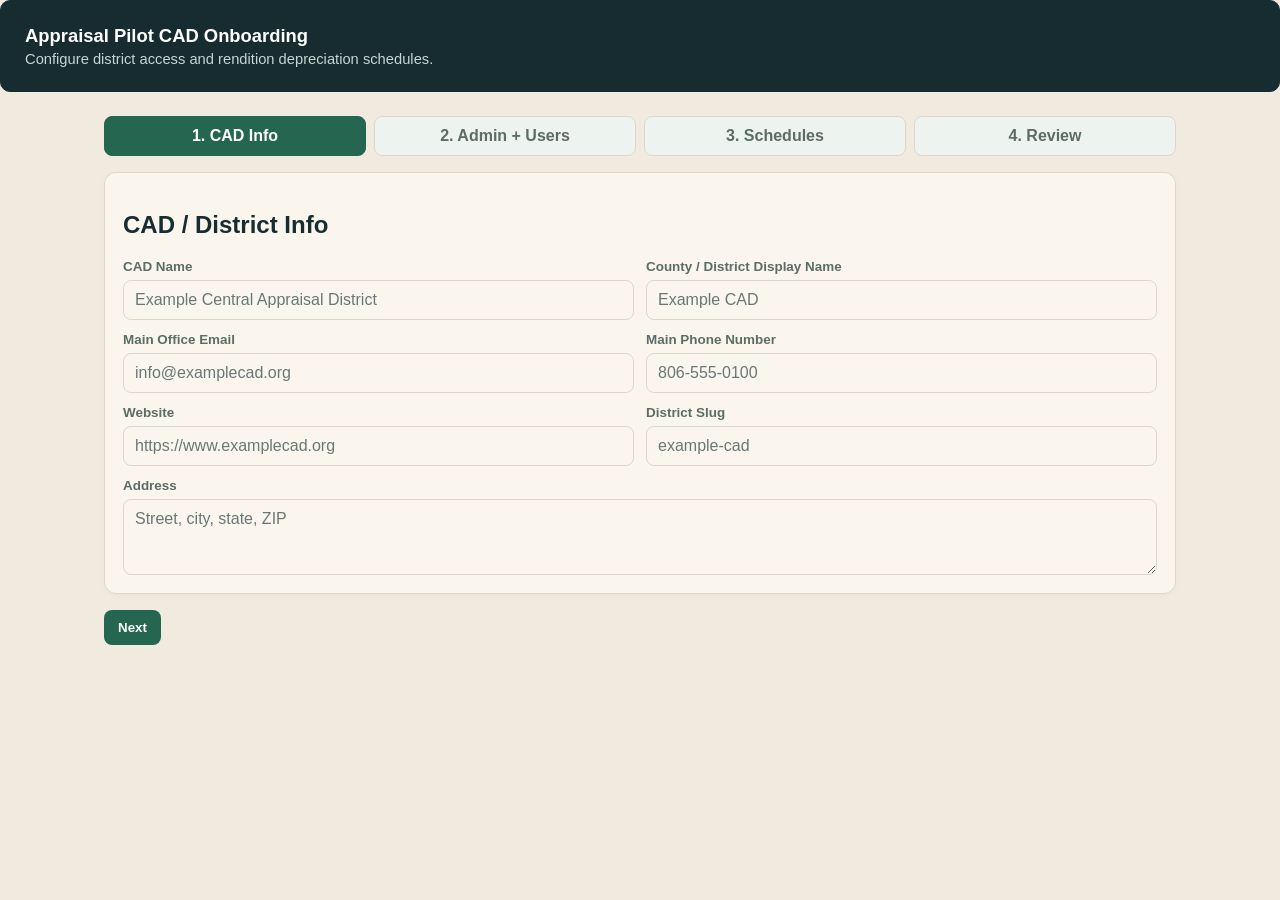
<file: frontend/cad-onboarding.html>
<!doctype html>
<html lang="en">
<head>
  <meta charset="utf-8">
  <meta name="viewport" content="width=device-width, initial-scale=1">
  <title>CAD Onboarding | Appraisal Pilot</title>
  <style>
    :root {
      --bg: #08111f;
      --panel: #101b2c;
      --panel-2: #142238;
      --line: rgba(255,255,255,0.12);
      --text: #eef4fb;
      --muted: #aab8c8;
      --gold: #ffd24d;
      --accent: #3fa7ff;
      --danger: #ff6b6b;
      --ok: #43d17a;
    }
    * { box-sizing: border-box; }
    body { margin: 0; font-family: "Segoe UI", Arial, sans-serif; background: var(--bg); color: var(--text); }
    .topbar { border-bottom: 1px solid var(--line); background: #0b1728; padding: 18px 24px; }
    .brand { color: var(--gold); font-weight: 800; font-size: 1.15rem; }
    .subtitle { color: var(--muted); margin-top: 4px; font-size: 0.92rem; }
    main { max-width: 1120px; margin: 0 auto; padding: 24px; }
    .card { background: var(--panel); border: 1px solid var(--line); border-radius: 12px; padding: 18px; margin-bottom: 16px; }
    .stepper { display: grid; grid-template-columns: repeat(4, 1fr); gap: 8px; margin-bottom: 16px; }
    .step { border: 1px solid var(--line); background: var(--panel-2); color: var(--muted); padding: 10px; border-radius: 8px; font-weight: 700; text-align: center; }
    .step.active { color: var(--bg); background: var(--gold); }
    .grid-2 { display: grid; grid-template-columns: repeat(2, minmax(0, 1fr)); gap: 12px; }
    .grid-3 { display: grid; grid-template-columns: repeat(3, minmax(0, 1fr)); gap: 12px; }
    .field { display: flex; flex-direction: column; gap: 6px; }
    label { color: var(--muted); font-size: 0.84rem; font-weight: 700; }
    input, select, textarea {
      width: 100%; border: 1px solid var(--line); border-radius: 8px; background: #091525; color: var(--text);
      padding: 10px 11px; font-size: 0.95rem;
    }
    textarea { min-height: 76px; resize: vertical; }
    button {
      border: 0; border-radius: 8px; background: var(--gold); color: #111827; padding: 10px 14px;
      font-weight: 800; cursor: pointer;
    }
    button.secondary { background: transparent; color: var(--text); border: 1px solid var(--line); }
    button.danger { background: transparent; color: var(--danger); border: 1px solid rgba(255,107,107,0.45); }
    .button-row { display: flex; flex-wrap: wrap; gap: 8px; align-items: center; }
    .hidden { display: none !important; }
    .muted { color: var(--muted); font-size: 0.9rem; }
    .status { border-radius: 8px; padding: 10px 12px; margin: 12px 0; border: 1px solid var(--line); }
    .status.error { color: #ffd0d0; border-color: rgba(255,107,107,0.5); background: rgba(255,107,107,0.1); }
    .status.success { color: #d9ffe8; border-color: rgba(67,209,122,0.5); background: rgba(67,209,122,0.1); }
    .item { background: var(--panel-2); border: 1px solid var(--line); border-radius: 10px; padding: 12px; margin-top: 10px; }
    .item-title { color: var(--gold); font-weight: 800; margin-bottom: 6px; }
    .rows { display: grid; gap: 8px; }
    .year-row { display: grid; grid-template-columns: 1fr 1fr auto; gap: 8px; align-items: end; }
    .review-list { display: grid; gap: 10px; }
    .review-line { display: flex; justify-content: space-between; gap: 12px; border-bottom: 1px solid var(--line); padding-bottom: 8px; }
    @media (max-width: 780px) {
      .stepper, .grid-2, .grid-3 { grid-template-columns: 1fr; }
      main { padding: 14px; }
      .year-row { grid-template-columns: 1fr; }
    }
  </style>
  <link rel="stylesheet" href="/frontend/rendition-theme.css?v=20261024-beige">
</head>
<body>
  <header class="topbar">
    <div class="brand">Appraisal Pilot CAD Onboarding</div>
    <div class="subtitle">Configure district access and rendition depreciation schedules.</div>
  </header>
  <main>
    <div id="flash" class="status hidden"></div>
    <div class="stepper">
      <div class="step active" data-step-label="0">1. CAD Info</div>
      <div class="step" data-step-label="1">2. Admin + Users</div>
      <div class="step" data-step-label="2">3. Schedules</div>
      <div class="step" data-step-label="3">4. Review</div>
    </div>

    <section class="card step-panel" data-step="0">
      <h2>CAD / District Info</h2>
      <div class="grid-2">
        <div class="field"><label for="cad-name">CAD Name</label><input id="cad-name" placeholder="Example Central Appraisal District"></div>
        <div class="field"><label for="display-name">County / District Display Name</label><input id="display-name" placeholder="Example CAD"></div>
        <div class="field"><label for="office-email">Main Office Email</label><input id="office-email" type="email" placeholder="info@examplecad.org"></div>
        <div class="field"><label for="phone">Main Phone Number</label><input id="phone" placeholder="806-555-0100"></div>
        <div class="field"><label for="website">Website</label><input id="website" placeholder="https://www.examplecad.org"></div>
        <div class="field"><label for="district-slug">District Slug</label><input id="district-slug" placeholder="example-cad"></div>
      </div>
      <div class="field" style="margin-top:12px;"><label for="address">Address</label><textarea id="address" placeholder="Street, city, state, ZIP"></textarea></div>
    </section>

    <section class="card step-panel hidden" data-step="1">
      <h2>CAD Admin Setup</h2>
      <div class="grid-2">
        <div class="field"><label for="admin-first">Admin First Name</label><input id="admin-first"></div>
        <div class="field"><label for="admin-last">Admin Last Name</label><input id="admin-last"></div>
        <div class="field"><label for="admin-email">Admin Email</label><input id="admin-email" type="email"></div>
        <div class="field"><label for="admin-role">Admin Role / Title</label><input id="admin-role" placeholder="Chief Appraiser"></div>
        <div class="field"><label for="admin-password">Admin Login Password</label><input id="admin-password" type="password" minlength="10"><small>At least 8 letters, 1 number, and 1 special character.</small></div>
        <div class="field"><label for="admin-confirm">Confirm Password</label><input id="admin-confirm" type="password"></div>
      </div>
      <h3>CAD Users</h3>
      <div class="grid-2">
        <div class="field"><label for="user-first">First Name</label><input id="user-first"></div>
        <div class="field"><label for="user-last">Last Name</label><input id="user-last"></div>
        <div class="field"><label for="user-email">Email</label><input id="user-email" type="email"></div>
        <div class="field"><label for="user-role">Role / Title</label><input id="user-role"></div>
      </div>
      <div class="button-row" style="margin-top:12px;"><button id="add-user" class="secondary" type="button">Add User</button></div>
      <div id="users-list"></div>
    </section>

    <section class="card step-panel hidden" data-step="2">
      <h2>Depreciation Schedule Setup</h2>
      <div class="button-row">
        <button id="template-lcad" class="secondary" type="button">Use Default LCAD Schedule as Starting Template</button>
        <button id="add-schedule" type="button">Add Schedule</button>
      </div>
      <div id="schedule-editor" class="item hidden">
        <div class="grid-3">
          <div class="field"><label for="schedule-name">Schedule Name / Type</label><input id="schedule-name" placeholder="9 Year BPP Schedule"></div>
          <div class="field"><label for="schedule-type">Category</label><input id="schedule-type" placeholder="Machinery & Equipment"></div>
          <div class="field"><label for="schedule-years">Number of Years</label><input id="schedule-years" type="number" min="1" step="1" value="9"></div>
        </div>
        <div class="button-row" style="margin-top:12px;"><button id="add-year-row" class="secondary" type="button">Add Year Row</button></div>
        <div id="year-rows" class="rows" style="margin-top:10px;"></div>
        <div class="button-row" style="margin-top:12px;">
          <button id="save-schedule" type="button">Save Schedule</button>
          <button id="cancel-schedule" class="secondary" type="button">Cancel</button>
        </div>
      </div>
      <div id="schedules-list"></div>
    </section>

    <section class="card step-panel hidden" data-step="3">
      <h2>Review & Finish</h2>
      <div id="review-list" class="review-list"></div>
    </section>

    <section id="success-panel" class="card hidden">
      <h2>CAD Onboarding Complete</h2>
      <p class="muted">The district profile, users, and depreciation schedules were saved. Rendition Pilot will use these schedules for this CAD when available.</p>
      <div class="button-row"><button id="go-dashboard" type="button">Open Rendition Pilot</button></div>
    </section>

    <div class="button-row">
      <button id="prev-step" class="secondary" type="button">Back</button>
      <button id="next-step" type="button">Next</button>
      <button id="finish" class="hidden" type="button">Save CAD Onboarding</button>
    </div>
  </main>

  <script src="/frontend/auth-session.js?v=20261029-security1"></script>
  <script>
    const API_BASE = window.location.protocol.startsWith("http") ? window.location.origin : "http://127.0.0.1:8000";
    const AUTH_KEY = "appraisalpilot_auth";
    const esc=value=>String(value??" ").replace(/[&<>"']/g,c=>({"&":"&amp;","<":"&lt;",">":"&gt;",'"':"&quot;","'":"&#39;"}[c]));
    let step = 0;
    let editingScheduleIndex = null;
    const users = [];
    const schedules = [];

    const $ = (id) => document.getElementById(id);
    const defaults = [
      { schedule_name: "5 Year BPP Schedule", schedule_type: "Computers", schedule_years: 5, rows: [[1,75],[2,45],[3,20],[4,15],[5,10]] },
      { schedule_name: "8 Year BPP Schedule", schedule_type: "Furniture & Fixtures", schedule_years: 8, rows: [[1,75],[2,60],[3,45],[4,35],[5,25],[6,20],[7,10],[8,5]] },
      { schedule_name: "9 Year BPP Schedule", schedule_type: "Machinery & Equipment", schedule_years: 9, rows: [[1,90],[2,80],[3,70],[4,60],[5,50],[6,40],[7,30],[8,20],[9,10]] },
      { schedule_name: "12 Year BPP Schedule", schedule_type: "Vehicles / Long Life", schedule_years: 12, rows: [[1,90],[2,80],[3,70],[4,65],[5,60],[6,55],[7,50],[8,45],[9,40],[10,35],[11,35],[12,35]] }
    ];

    function showFlash(message, type = "error") {
      $("flash").textContent = message;
      $("flash").className = `status ${type}`;
      $("flash").classList.remove("hidden");
    }

    function clearFlash() {
      $("flash").classList.add("hidden");
    }

    async function fetchJson(path, options = {}) {
      const response = await RenditionSession.fetch(`${API_BASE}${path}`, options);
      const data = await response.json().catch(() => ({}));
      if (!response.ok) throw new Error(data.detail || data.message || "Request failed.");
      return data;
    }

    function setStep(next) {
      clearFlash();
      step = Math.max(0, Math.min(3, next));
      document.querySelectorAll(".step-panel").forEach((panel) => panel.classList.toggle("hidden", Number(panel.dataset.step) !== step));
      document.querySelectorAll("[data-step-label]").forEach((label) => label.classList.toggle("active", Number(label.dataset.stepLabel) === step));
      $("prev-step").classList.toggle("hidden", step === 0);
      $("next-step").classList.toggle("hidden", step === 3);
      $("finish").classList.toggle("hidden", step !== 3);
      if (step === 3) renderReview();
    }

    function collectPayload() {
      return {
        district_slug: $("district-slug").value.trim(),
        admin_password: $("admin-password").value,
        admin_confirm_password: $("admin-confirm").value,
        district: {
          cad_name: $("cad-name").value.trim(),
          display_name: $("display-name").value.trim(),
          email: $("office-email").value.trim(),
          phone: $("phone").value.trim(),
          address: $("address").value.trim(),
          website: $("website").value.trim()
        },
        admin: {
          first_name: $("admin-first").value.trim(),
          last_name: $("admin-last").value.trim(),
          email: $("admin-email").value.trim(),
          role_title: $("admin-role").value.trim()
        },
        users,
        schedules
      };
    }

    function validateCurrentStep() {
      const payload = collectPayload();
      if (step === 0 && !payload.district.cad_name) return "CAD Name is required.";
      if (step === 1 && !payload.admin.email) return "Admin email is required.";
      if (step === 1 && payload.admin_password !== payload.admin_confirm_password) return "Admin passwords do not match.";
      if (step === 2 && schedules.length === 0) return "Add at least one depreciation schedule.";
      return "";
    }

    function renderUsers() {
      $("users-list").innerHTML = users.map((user, index) => `
        <div class="item">
          <div class="item-title">${esc(user.first_name || "")} ${esc(user.last_name || "")} ${esc(user.email)}</div>
          <div class="muted">${esc(user.role_title || "CAD User")}</div>
          <div class="button-row" style="margin-top:8px;"><button class="danger" type="button" data-delete-user="${index}">Delete</button></div>
        </div>
      `).join("");
      document.querySelectorAll("[data-delete-user]").forEach((button) => {
        button.addEventListener("click", () => {
          users.splice(Number(button.dataset.deleteUser), 1);
          renderUsers();
        });
      });
    }

    function blankScheduleRows(years = 9) {
      $("year-rows").innerHTML = "";
      for (let i = 1; i <= years; i += 1) addYearRow(i, "");
    }

    function addYearRow(yearNumber = "", percent = "") {
      const row = document.createElement("div");
      row.className = "year-row";
      row.innerHTML = `
        <div class="field"><label>Year Number</label><input type="number" min="1" step="1" value="${yearNumber}" data-year-number></div>
        <div class="field"><label>Depreciation Percent</label><input type="number" min="0" step="0.01" value="${percent}" data-percent></div>
        <button class="danger" type="button">Delete</button>
      `;
      row.querySelector("button").addEventListener("click", () => row.remove());
      $("year-rows").appendChild(row);
    }

    function openScheduleEditor(index = null) {
      editingScheduleIndex = index;
      const schedule = index === null ? null : schedules[index];
      $("schedule-editor").classList.remove("hidden");
      $("schedule-name").value = schedule?.schedule_name || "";
      $("schedule-type").value = schedule?.schedule_type || "";
      $("schedule-years").value = schedule?.schedule_years || 9;
      $("year-rows").innerHTML = "";
      if (schedule) schedule.rows.forEach((row) => addYearRow(row.year_number, row.depreciation_percent));
      else blankScheduleRows(9);
    }

    function readScheduleEditor() {
      const rows = Array.from(document.querySelectorAll("#year-rows .year-row")).map((row) => ({
        year_number: Number(row.querySelector("[data-year-number]").value),
        depreciation_percent: Number(row.querySelector("[data-percent]").value)
      }));
      return {
        schedule_name: $("schedule-name").value.trim(),
        schedule_type: $("schedule-type").value.trim(),
        schedule_years: Number($("schedule-years").value || rows.length),
        rows
      };
    }

    function validateSchedule(schedule) {
      if (!schedule.schedule_name) return "Schedule name is required.";
      if (!Number.isInteger(schedule.schedule_years) || schedule.schedule_years <= 0) return "Schedule years must be a positive integer.";
      if (!schedule.rows.length) return "Schedule must have at least one year row.";
      for (const row of schedule.rows) {
        if (!Number.isInteger(row.year_number) || row.year_number <= 0) return "Year numbers must be positive integers.";
        if (Number.isNaN(row.depreciation_percent)) return "Depreciation percentages must be numbers.";
      }
      return "";
    }

    function renderSchedules() {
      $("schedules-list").innerHTML = schedules.map((schedule, index) => `
        <div class="item">
          <div class="item-title">${esc(schedule.schedule_name)}</div>
          <div class="muted">${esc(schedule.schedule_type || "Custom Schedule")} | ${schedule.schedule_years} years | ${schedule.rows.length} rows</div>
          <div class="button-row" style="margin-top:8px;">
            <button class="secondary" type="button" data-edit-schedule="${index}">Edit</button>
            <button class="danger" type="button" data-delete-schedule="${index}">Delete</button>
          </div>
        </div>
      `).join("");
      document.querySelectorAll("[data-edit-schedule]").forEach((button) => button.addEventListener("click", () => openScheduleEditor(Number(button.dataset.editSchedule))));
      document.querySelectorAll("[data-delete-schedule]").forEach((button) => button.addEventListener("click", () => {
        schedules.splice(Number(button.dataset.deleteSchedule), 1);
        renderSchedules();
      }));
    }

    function renderReview() {
      const payload = collectPayload();
      $("review-list").innerHTML = `
        <div class="review-line"><strong>CAD</strong><span>${esc(payload.district.cad_name)}</span></div>
        <div class="review-line"><strong>Display Name</strong><span>${esc(payload.district.display_name || payload.district.cad_name)}</span></div>
        <div class="review-line"><strong>Admin</strong><span>${esc(payload.admin.first_name)} ${esc(payload.admin.last_name)} ${esc(payload.admin.email)}</span></div>
        <div class="review-line"><strong>Additional Users</strong><span>${users.length}</span></div>
        <div class="review-line"><strong>Depreciation Schedules</strong><span>${schedules.length}</span></div>
      `;
    }

    $("add-user").addEventListener("click", () => {
      const user = {
        first_name: $("user-first").value.trim(),
        last_name: $("user-last").value.trim(),
        email: $("user-email").value.trim(),
        role_title: $("user-role").value.trim()
      };
      if (!user.email) return showFlash("User email is required.");
      users.push(user);
      ["user-first", "user-last", "user-email", "user-role"].forEach((id) => $(id).value = "");
      renderUsers();
    });

    $("template-lcad").addEventListener("click", () => {
      schedules.splice(0, schedules.length, ...defaults.map((item) => ({
        schedule_name: item.schedule_name,
        schedule_type: item.schedule_type,
        schedule_years: item.schedule_years,
        rows: item.rows.map(([year_number, depreciation_percent]) => ({ year_number, depreciation_percent }))
      })));
      renderSchedules();
    });

    $("add-schedule").addEventListener("click", () => openScheduleEditor(null));
    $("add-year-row").addEventListener("click", () => addYearRow());
    $("cancel-schedule").addEventListener("click", () => $("schedule-editor").classList.add("hidden"));
    $("schedule-years").addEventListener("change", () => blankScheduleRows(Math.max(1, Number($("schedule-years").value || 1))));
    $("save-schedule").addEventListener("click", () => {
      const schedule = readScheduleEditor();
      const error = validateSchedule(schedule);
      if (error) return showFlash(error);
      if (editingScheduleIndex === null) schedules.push(schedule);
      else schedules[editingScheduleIndex] = schedule;
      $("schedule-editor").classList.add("hidden");
      renderSchedules();
    });

    $("prev-step").addEventListener("click", () => setStep(step - 1));
    $("next-step").addEventListener("click", () => {
      const error = validateCurrentStep();
      if (error) return showFlash(error);
      setStep(step + 1);
    });
    $("finish").addEventListener("click", async () => {
      const error = validateCurrentStep();
      if (error) return showFlash(error);
      try {
        const data = await fetchJson("/api/cad-onboarding", {
          method: "POST",
          headers: { "Content-Type": "application/json" },
          body: JSON.stringify(collectPayload())
        });
        if (data.access_token) RenditionSession.save(data);
        document.querySelectorAll(".step-panel, .stepper, #prev-step, #finish").forEach((el) => el.classList.add("hidden"));
        $("success-panel").classList.remove("hidden");
        showFlash("CAD onboarding completed.", "success");
      } catch (error) {
        showFlash(error.message);
      }
    });
    $("go-dashboard").addEventListener("click", () => window.location.href = "/");
    setStep(0);
  </script>
</body>
</html>
</file>
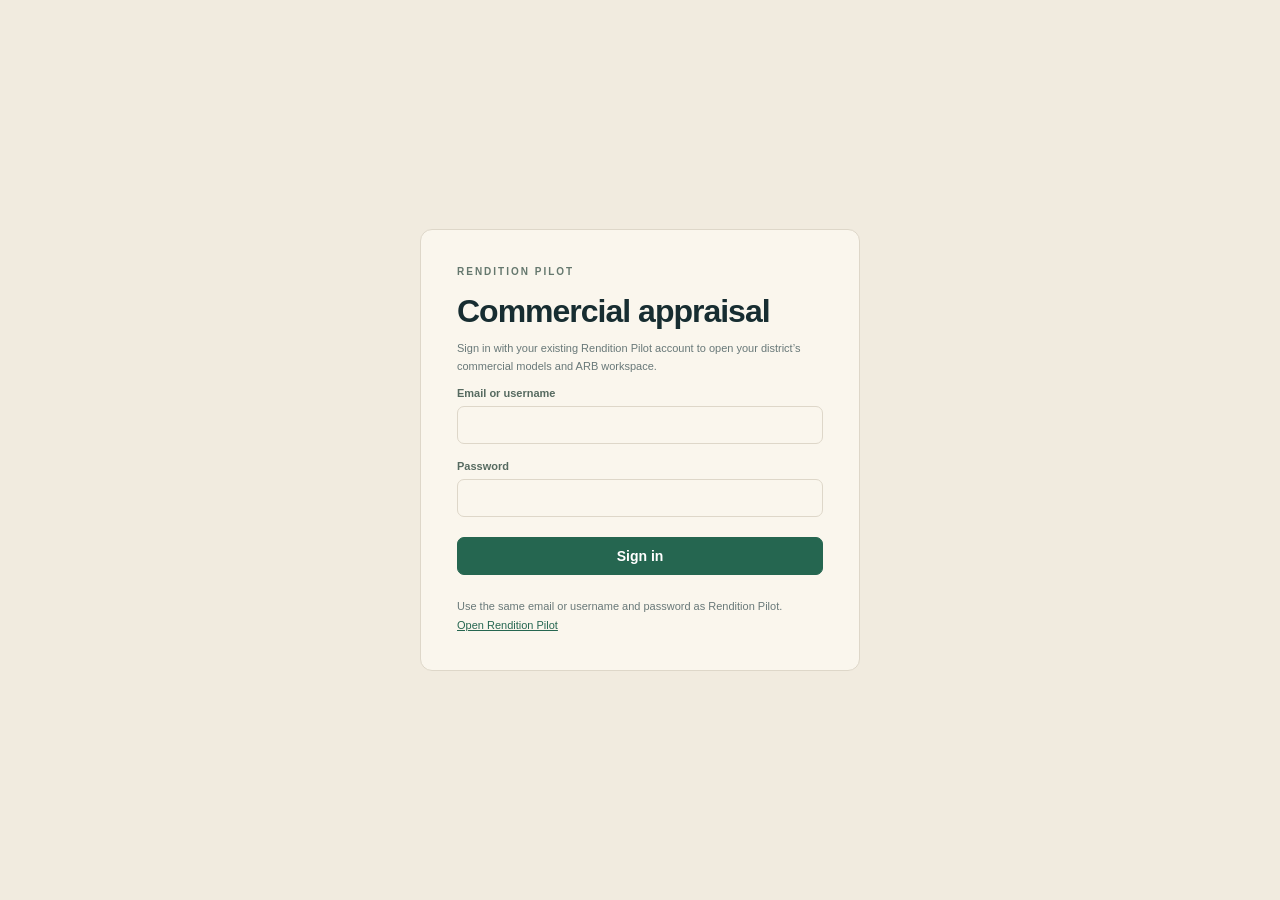
<file: frontend/commercial.html>
<!doctype html>
<html lang="en">
<head><meta charset="utf-8"><meta name="viewport" content="width=device-width,initial-scale=1"><title>Commercial | Rendition Pilot</title>
<style>
:root{--nav:#172c30;--green:#256650;--ink:#172d31;--muted:#687878;--line:#ded7c9;--paper:#f1ebdf;--panel:#faf6ed;--light:#edf3ef;--amber:#9a6324}*{box-sizing:border-box}body{margin:0;color:var(--ink);font:14px -apple-system,BlinkMacSystemFont,"Segoe UI",sans-serif;background:var(--paper)}button,input,select,textarea{font:inherit}button{cursor:pointer}button:disabled{opacity:.45;cursor:default}button,input,select,textarea{border:1px solid var(--line);border-radius:7px}button{background:var(--panel);color:var(--ink);padding:10px 15px;font-weight:600}button:hover:not(:disabled){background:#eef3ee}button.primary{background:var(--green);border-color:var(--green);color:white}button.primary:hover{background:#174d3b}input,select,textarea{background:var(--panel);padding:10px 12px;min-width:0}input:focus,select:focus,button:focus-visible,textarea:focus{outline:2px solid #6a9e83;outline-offset:2px}a{color:var(--green)}h1,h2,h3,p{margin-top:0}h1{font-size:32px;letter-spacing:-1px;font-weight:650;margin-bottom:9px}h2{font-size:20px;letter-spacing:-.3px}h3{font-size:15px}small,.muted{color:var(--muted)}.shell{display:grid;grid-template-columns:244px minmax(0,1fr);min-height:100vh}.sidebar{background:var(--nav);color:#dde8df;padding:30px 18px;display:flex;flex-direction:column;position:sticky;top:0;height:100vh}.brand{display:flex;align-items:center;gap:10px;padding:0 8px 35px;font-size:18px;font-weight:650}.brand-mark{border:1px solid #98b4a5;border-radius:10px;width:32px;height:36px;display:grid;place-items:center;font-family:Georgia,serif;font-size:24px;color:#e9e9cb}.eyebrow{text-transform:uppercase;letter-spacing:1.7px;font-size:10px;font-weight:700;color:#8fa7a0;margin:0 12px 12px}.navbutton,.modelbutton{display:flex;align-items:center;gap:12px;width:100%;text-align:left;border:0;color:#bfd0c9;background:transparent;margin:3px 0;padding:12px;font-weight:500}.navbutton.active,.navbutton:hover,.modelbutton.active{color:#fff;background:#2d4846!important}.navnum{font-size:10px;color:#91b3a1;width:20px}.sidebar .divider{border-top:1px solid #35504d;margin:22px 10px}.modelbutton{font-size:12px;padding:8px 12px}.modelbutton:before{content:' ';width:5px;height:5px;border:1px solid #8ca59a;border-radius:50%}.sidefoot{margin-top:auto;padding:25px 12px 0;line-height:1.7;color:#a8bcb2;font-size:11px}.main{min-width:0}.topbar{height:77px;border-bottom:1px solid var(--line);padding:0 36px;display:flex;align-items:center;justify-content:space-between;background:var(--panel)}.breadcrumb{font-size:12px;color:var(--muted)}.breadcrumb strong{color:var(--ink);font-weight:500}.pill{display:inline-flex;align-items:center;gap:7px;border:1px solid #d5dfd4;background:#f2f6ed;border-radius:5px;padding:6px 10px;font-size:11px;color:#52634e}.dot{width:6px;height:6px;background:#59845a;border-radius:50%}.content{padding:33px 36px 100px;max-width:1900px;margin:auto}.pagehead{display:flex;align-items:center;justify-content:space-between;gap:20px;margin-bottom:27px}.pagehead p{color:var(--muted);margin:0;line-height:1.6}.actions{display:flex;gap:9px;align-items:center}.stats{display:grid;grid-template-columns:repeat(3,1fr);border:1px solid var(--line);background:var(--panel);border-radius:10px;margin-bottom:25px}.stat{padding:22px 25px;border-right:1px solid var(--line)}.stat:last-child{border:0}.stat-label{font-size:11px;color:var(--muted);margin-bottom:10px}.stat-value{font-size:28px;font-weight:550;letter-spacing:-.8px}.stat-note{font-size:10px;color:var(--muted);margin-top:7px}.panel{background:var(--panel);border:1px solid var(--line);border-radius:10px;overflow:hidden}.panelhead{padding:20px 22px;border-bottom:1px solid var(--line);display:flex;justify-content:space-between;align-items:center}.panelhead h2{margin:0;font-size:16px}.toolbar{padding:17px 20px;display:flex;gap:9px;align-items:center;flex-wrap:wrap;border-bottom:1px solid var(--line)}.search{flex:1;min-width:230px;max-width:440px;padding-left:35px;background:#fffaf2}.searchwrap{position:relative;display:flex;flex:1;min-width:230px}.searchwrap span{position:absolute;left:12px;top:10px;font-size:18px;color:#7e8e84}.toolbar select{max-width:245px;font-size:12px}.tablewrap{overflow:auto}table{width:100%;border-collapse:collapse;text-align:left}th{background:#f4eee2;padding:12px 14px;font-size:10px;text-transform:uppercase;letter-spacing:.8px;color:#667671;font-weight:600;border-bottom:1px solid var(--line);white-space:nowrap}td{padding:16px 14px;border-bottom:1px solid #edf0eb;vertical-align:middle;font-size:12px}tr:last-child td{border-bottom:0}tbody tr:hover{background:#fafcf9}.accountlink{padding:0;border:0;color:var(--green);background:none;font-size:12px;font-weight:700}.property-name{font-weight:600;color:#273c39;font-size:12px;max-width:245px;overflow:hidden;text-overflow:ellipsis;white-space:nowrap}.property-address{font-size:10px;color:var(--muted);margin-top:5px;max-width:260px;overflow:hidden;text-overflow:ellipsis;white-space:nowrap}.categorytext{font-size:10px;line-height:1.5;max-width:195px;color:#5b6d66}.numeric{text-align:right;font-variant-numeric:tabular-nums;white-space:nowrap}.tag{display:inline-block;font-size:10px;border-radius:4px;background:#f0f3ef;padding:5px 7px;white-space:nowrap;color:#5f7168}.tag.amber{color:var(--amber);background:#faf0dd}.pagination{padding:14px 20px;display:flex;align-items:center;justify-content:space-between;color:var(--muted);font-size:11px;border-top:1px solid var(--line)}.pagination button{padding:7px 12px;font-size:11px}.selection{position:fixed;bottom:20px;left:280px;right:36px;padding:13px 18px;border:1px solid #b8c9bb;border-radius:10px;background:#f9fcf7;box-shadow:0 8px 30px #19342c19;display:flex;align-items:center;justify-content:space-between;z-index:4}.hidden{display:none!important}.empty{padding:65px 30px;text-align:center;line-height:1.7;color:var(--muted)}.formgrid{display:grid;grid-template-columns:repeat(2,minmax(0,1fr));gap:17px}.field{display:flex;flex-direction:column;gap:7px}.field label{font-size:11px;color:#566a60;font-weight:600}.field small{font-size:10px;line-height:1.5}.formbody{padding:25px}.formbody p{line-height:1.6;color:var(--muted);font-size:12px}.full{grid-column:1/-1}.checkline{display:flex;gap:9px;align-items:center;font-size:12px;color:var(--muted)}.notice{padding:14px 16px;background:#f7f3e8;border:1px solid #e9dfc6;border-radius:7px;font-size:12px;color:#7d6535;line-height:1.6;margin-bottom:18px}.success{background:#edf5ef;border-color:#cddfd0;color:#2e654a}.preview-header{padding:20px;background:#f1f6ef;border-bottom:1px solid var(--line)}.preview-header strong{font-size:20px}.error{color:#a23e32}.errorbox{padding:12px 16px;border-radius:6px;background:#fbefeb;color:#983f31;line-height:1.5;margin:12px 0;font-size:12px}.subtabs{display:flex;gap:20px;border-bottom:1px solid var(--line);margin-bottom:20px}.subtabs button{border:0;border-radius:0;padding:12px 0;background:none;font-size:12px;color:var(--muted)}.subtabs button.active{border-bottom:2px solid var(--green);color:var(--green)}.overlay{position:fixed;inset:0;background:#10292055;z-index:9;display:flex;align-items:stretch;justify-content:flex-end}.drawer{width:min(900px,100vw);background:var(--paper);padding:28px;overflow:auto;box-shadow:-10px 0 60px #09221a33}.drawerhead{display:flex;justify-content:space-between;align-items:flex-start;border-bottom:1px solid var(--line);padding-bottom:18px;margin-bottom:18px}.drawerhead h2{margin:4px 0 8px;font-size:25px}.drawerhead button{padding:6px 10px}.inputrow{display:grid;grid-template-columns:1.2fr 1fr auto;align-items:center;gap:12px;margin-bottom:13px}.inputrow label{font-size:12px}.inputrow input{width:100%}.inputrow button{font-size:10px;padding:9px}.metricgrid{display:grid;grid-template-columns:repeat(3,1fr);gap:12px;margin:18px 0}.metric{background:var(--panel);border:1px solid var(--line);border-radius:8px;padding:16px}.metric span{font-size:10px;display:block;color:var(--muted);margin-bottom:8px}.metric strong{font-size:20px;letter-spacing:-.6px}.source{font-size:11px;line-height:1.7;color:var(--muted);word-break:break-word}.formula{font:10px ui-monospace,monospace;background:#eef1eb;padding:12px;border-radius:6px;max-height:110px;overflow:auto;white-space:pre-wrap}.toast{position:fixed;top:90px;right:30px;background:var(--nav);color:#fff;border-radius:8px;padding:15px 20px;z-index:30;max-width:450px;font-size:12px;box-shadow:0 10px 30px #0002}.loading{cursor:progress;opacity:.65;pointer-events:none}.intro{max-width:620px;line-height:1.7}.comparison th{white-space:normal;min-width:160px}.comparison td:first-child{font-weight:600}.history-card{padding:20px 24px;border-bottom:1px solid var(--line);display:flex;justify-content:space-between;gap:20px}.history-card p{margin:6px 0;font-size:11px;color:var(--muted)}.history-card strong{font-size:13px}.loadingline{height:3px;background:linear-gradient(90deg,#256650,#d8e7c9,#256650);background-size:200%;animation:flow 1s linear infinite;position:fixed;top:0;left:244px;right:0;z-index:40}@keyframes flow{to{background-position:200%}}.subtlebutton{background:transparent;border:0;font-size:11px;color:var(--green);padding:4px}.shade{background:#f0f4ee}dialog{border:1px solid var(--line);border-radius:12px;padding:28px;max-width:600px;width:calc(100% - 40px)}dialog::backdrop{background:#10292055}#newForm .formgrid{margin:20px 0}.footertext{margin-top:18px;font-size:10px;color:var(--muted);line-height:1.6}
@media(min-width:1600px){.content{padding:42px 48px}.topbar{padding:0 48px}}@media(max-width:1100px){.shell{grid-template-columns:190px 1fr}.sidebar{padding:24px 10px}.brand{font-size:15px}.content{padding:25px 20px 100px}.topbar{padding:0 20px}.selection{left:210px;right:20px}.loadingline{left:190px}.pagehead{align-items:flex-start}.pagehead .actions{flex-direction:column}.stats .stat{padding:18px}.formgrid{gap:14px}}@media(max-width:760px){.shell{display:block}.sidebar{height:auto;position:static;padding:16px;display:block}.brand{padding:0 0 15px}.sidebar nav{display:flex;overflow:auto;gap:5px}.navbutton{white-space:nowrap;width:auto;font-size:11px;margin:0;padding:9px}.sidebar .models,.sidebar .divider,.sidefoot,.sidebar .eyebrow{display:none}.topbar{height:55px}.content{padding:25px 15px 115px}h1{font-size:26px}.pagehead{flex-direction:column}.pagehead .actions{flex-direction:row}.stats{grid-template-columns:repeat(3,1fr)}.stat{padding:16px 12px!important}.stat-value{font-size:23px}.stat-note{font-size:9px}.toolbar{padding:12px}.toolbar select{max-width:100%;flex:1}.searchwrap{width:100%}.search{max-width:none}.formgrid{grid-template-columns:1fr}.selection{left:12px;right:12px;bottom:12px;gap:12px}.selection button{font-size:10px;padding:9px}.selection .actions{gap:5px}.selection span{font-size:11px}.loadingline{left:0}.drawer{padding:20px}.inputrow{grid-template-columns:1fr 1fr auto}.metricgrid{gap:7px}.metric{padding:12px}.metric strong{font-size:17px}}
.arb-sheet{background:#fff;border:1px solid #d5ddd7;padding:30px;margin:12px 0 24px;box-shadow:0 8px 24px #152d3010}.arb-kicker{font-size:10px;letter-spacing:2px;color:#65786e;font-weight:700}.arb-heading{font-family:Georgia,serif;font-size:31px;margin:12px 0 8px}.arb-rule{height:3px;background:#256650;margin:20px 0}.arb-summary{background:#172c30;color:#fff;padding:22px;margin:20px 0;display:flex;justify-content:space-between;align-items:center}.arb-summary strong{font-size:30px;font-weight:500}.arb-summary small{color:#c5d7cf}.arb-sheet td{padding:11px 10px}.arb-sheet .keyline td{font-weight:700;background:#edf3ef;border-top:1px solid #c2d0c6}.arb-sheet .source{font-size:10px}.arb-compgrid{overflow:auto}.arb-compgrid table{min-width:640px}.arb-compgrid th{white-space:normal}.arb-sheet h3{margin:22px 0 10px}.arb-step{color:#256650;font-size:11px;font-weight:700}.arb-actions{display:flex;justify-content:flex-end;margin-bottom:12px}
.assumption-row{display:grid;grid-template-columns:1.5fr 1fr 1fr;gap:18px;align-items:center;padding:14px 0;border-bottom:1px solid #e1e7e3}.assumption-row small{color:#65716a;line-height:1.6}.assumption-row .field{min-width:0}@media(max-width:850px){.assumption-row{grid-template-columns:1fr}}
.category-cap-row{display:grid;grid-template-columns:minmax(240px,2fr) 1fr 1fr;gap:20px;align-items:center;padding:12px;border-bottom:1px solid #e6ebe7}.category-cap-row .checkline{margin:0}.sr-only{position:absolute;width:1px;height:1px;overflow:hidden;clip:rect(0,0,0,0)}@media(max-width:700px){.category-cap-row{grid-template-columns:1fr}}
.category-input-row{display:grid;grid-template-columns:minmax(190px,1.5fr) 1fr 1fr;gap:20px;align-items:center;padding:10px 0;border-bottom:1px solid #edf0ed}@media(max-width:700px){.category-input-row{grid-template-columns:1fr}}

#view-bulk .formbody{padding-bottom:0}.category-list{display:grid;gap:12px;margin-top:18px}.category-card{border:1px solid #dce4df;border-radius:10px;overflow:clip;background:var(--panel)}.category-card>summary{display:flex;align-items:center;gap:14px;cursor:pointer;padding:18px 20px;font-size:13px;font-weight:650;list-style:none}.category-card>summary:before{content:'›';font-size:21px;color:#718278;line-height:1}.category-card[open]>summary:before{transform:rotate(90deg)}.category-card[open]>summary{background:#f4f7f4;border-bottom:1px solid #dce4df}.category-size{margin-left:auto;white-space:nowrap;font-weight:400;font-size:12px;color:#64756a}.category-card .category-input-row{margin:0 20px;grid-template-columns:minmax(190px,1.6fr) 1fr 1fr;padding:10px 0;gap:24px;min-height:56px}.category-card .column-labels{font-size:10px;letter-spacing:1px;text-transform:uppercase;color:#738177;min-height:38px;padding:12px 0 8px;border:0}.column-labels span:last-child{text-align:right;padding-right:14px}.current-input{font-variant-numeric:tabular-nums;color:#354b3e;font-size:14px}.input-name{font-size:13px}.input-unit{display:block;font-size:10px;color:#78857c;margin-top:3px}.category-card .new-input input{text-align:right;height:36px;padding:7px 12px;background:#fafcf9;border:1px solid #dce5de;font-size:14px;font-variant-numeric:tabular-nums}.category-card .has-edit .new-input input{background:#edf6ef;border-color:#83a78e;color:#214e32}.category-card .has-edit .input-name:after{content:' •';color:#46865c}.input-group-title{padding:15px 20px 6px;font-size:10px;font-weight:700;text-transform:uppercase;letter-spacing:1.2px;color:#708075}.input-subgroup{margin:6px 0}.input-subgroup>summary{padding:16px 20px;font-size:12px;font-weight:600;color:#536c5d;cursor:pointer}.category-review-bar{position:sticky;bottom:12px;z-index:2;background:var(--panel);border:1px solid #dbe5dd;box-shadow:0 4px 18px #21372a12;border-radius:10px;padding:13px 16px;margin:20px 0}.category-review-bar #bulkCapReview{margin-left:auto}.override-options{font-size:12px;color:#6b7b70;margin:12px 0}.more-values{font-size:11px}.more-values summary{cursor:pointer}#bulkCapHint{font-size:11px;margin:14px 0}#bulkClearCategories{border-color:transparent;background:transparent;color:#697c6f}@media(max-width:700px){.category-card .category-input-row{grid-template-columns:1.2fr .8fr 1fr;gap:10px;margin:0 12px}.category-card>summary{padding:15px 12px}.category-size{font-size:10px}.category-review-bar{bottom:6px}.input-name{font-size:12px}}
</style><link rel="stylesheet" href="/frontend/commercial-sketch.css?v=20261028-table1"><script src="/frontend/commercial-sketch.js?v=20261028-table1"></script></head>
<body>
<div id="busy" class="loadingline hidden"></div>
<section id="commercialLogin" class="hidden" style="min-height:100vh;display:grid;place-items:center;padding:30px"><div style="width:min(440px,100%);background:var(--panel);border:1px solid var(--line);padding:36px;border-radius:12px"><div class="arb-kicker">RENDITION PILOT</div><h1 style="margin-top:16px">Commercial appraisal</h1><p class="source">Sign in with your existing Rendition Pilot account to open your district’s commercial models and ARB workspace.</p><form id="commercialLoginForm"><div class="field"><label for="commercialEmail">Email or username</label><input id="commercialEmail" type="text" autocomplete="username" autocapitalize="none" spellcheck="false" required></div><div class="field" style="margin-top:16px"><label for="commercialPassword">Password</label><input id="commercialPassword" type="password" autocomplete="current-password" required></div><div id="commercialLoginError" role="alert"></div><button id="commercialSignIn" class="primary" style="width:100%;margin-top:20px" type="submit">Sign in</button></form><p class="source" style="margin:22px 0 0">Use the same email or username and password as Rendition Pilot.<br><a href="/">Open Rendition Pilot</a></p></div></section><div class="shell hidden" id="commercialWorkspace"><aside class="sidebar"><div class="brand"><div class="brand-mark">R</div>Rendition Pilot</div><p class="eyebrow">Commercial workspace</p><nav id="navigation"><button class="navbutton active" data-view="accounts"><span class="navnum">01</span>Property accounts</button><button class="navbutton" data-view="bulk"><span class="navnum">02</span>Category updates</button><button class="navbutton" data-view="compare"><span class="navnum">03</span>Equity comparisons</button><button class="navbutton" data-view="packets"><span class="navnum">04</span>Packet queue</button><button class="navbutton" data-view="history"><span class="navnum">05</span>Change history</button></nav><div class="divider"></div><div class="models"><p class="eyebrow">Valuation models</p><div id="modelnav"></div></div><div class="sidefoot">One account. All the supporting work.<br><span id="workspaceMode">District workspace</span></div></aside>
<main class="main"><header class="topbar"><div class="breadcrumb">Appraisal workspace <span style="padding:0 10px">/</span> <strong>Commercial</strong></div><div class="actions"><a id="commercialSuperAdmin" class="hidden" href="/super-admin">Super Admin</a><a id="commercialActivityLink" class="hidden" href="/?activity=commercial">Activity analytics</a><span id="commercialUser" class="source"></span><span class="pill"><span class="dot"></span>2026 appraisal year</span><button id="commercialSignOut" class="hidden">Sign out</button></div></header><div class="content"><div class="pagehead"><div><h1 id="pagetitle">Property accounts</h1><p id="pagesubtitle">Find the property. Open the model. Keep the work together.</p></div><div class="actions"><button id="clearFilters">Clear filters</button><button class="primary" id="addProperty">＋ Add property</button></div></div><div id="globalError" role="alert"></div>
<section id="view-accounts"><div class="stats"><div class="stat"><div class="stat-label">ACCOUNTS IN VIEW</div><div id="accountCount" class="stat-value">—</div><div class="stat-note">Distinct R account numbers</div></div><div class="stat"><div class="stat-label">MODEL ROWS</div><div id="rowCount" class="stat-value">—</div><div class="stat-note">Components and model memberships preserved</div></div><div class="stat"><div class="stat-label">VALUATION MODELS</div><div class="stat-value">9</div><div class="stat-note">Imported from your 2026 workbooks</div></div></div><div class="panel"><div class="panelhead"><h2>Commercial property register</h2><span class="muted" style="font-size:11px">Select rows to compare or build packets</span></div><div class="toolbar"><div class="searchwrap"><span>⌕</span><input id="search" class="search" placeholder="Search R account, property, address…" aria-label="Search accounts"></div><select id="modelFilter" aria-label="Valuation model"><option value="">All models</option></select><select id="categoryFilter" aria-label="Property category"><option value="">All categories</option></select></div><div class="tablewrap"><table><thead><tr><th><input type="checkbox" id="selectPage" aria-label="Select visible rows"></th><th>Account</th><th>Property</th><th>Model</th><th>Category</th><th class="numeric">Area · sq ft</th><th class="numeric">Model value</th><th>Edits</th></tr></thead><tbody id="accountsBody"><tr><td colspan="8" class="empty">Loading your model accounts…</td></tr></tbody></table></div><div class="pagination"><span id="pageInfo"></span><div class="actions"><button id="previous">← Previous</button><button id="next">Next →</button></div></div></div><p class="footertext">Each line is a source model row. Repeated account numbers can represent separate components or models; values are not automatically combined.</p></section>
<section id="view-bulk" class="hidden"><div class="panel"><div class="panelhead"><h2>Category assumptions</h2><span class="tag">Model-specific inputs</span></div><form id="bulkForm" class="formbody">
<div id="bulkChoose"><p class="muted" style="margin:0 0 20px">Choose a model and open a category to adjust its assumptions.</p><div class="formgrid"><div class="field"><label for="bulkModel">Model</label><select id="bulkModel" required></select></div><div class="field"><label for="bulkSearch">Find a category</label><input id="bulkSearch" type="search" placeholder="Search by category name…"></div></div><div class="actions" style="margin:16px 0"><button type="button" id="bulkSelectVisible">Expand results</button><button type="button" id="bulkClearCategories">Clear changes</button><span id="bulkCategoryCount" class="muted"></span></div><div id="bulkCategoryList" class="category-list"></div><p id="bulkCapHint" class="muted"></p><details class="override-options"><summary>Override options</summary><label class="checkline"><input type="checkbox" id="directOverrides">Also replace saved overrides for the inputs I change</label></details><div class="actions category-review-bar"><span id="categoryReviewCount" class="muted">No changes yet</span><button type="button" class="primary" id="bulkCapReview" disabled>Review changes →</button><button type="button" id="bulkContinue" class="hidden" disabled>Other model inputs →</button></div></div>
<div id="bulkChange" class="hidden"><button type="button" id="bulkBack">← Change categories</button><h3><span id="bulkModelName"></span> inputs</h3><div id="bulkScope" class="notice"></div><div class="actions" style="margin:20px 0"><div class="field" style="flex:1"><label for="bulkAddField">Choose an input</label><select id="bulkAddField"></select></div><button type="button" id="bulkAddInput">＋ Add change</button></div><div id="bulkAssumptions"></div><details style="margin:20px 0"><summary>Saved property overrides</summary><label class="checkline" style="margin-top:12px"><input type="checkbox" id="bulkOverrides">Also replace saved overrides for these inputs</label></details><button class="primary" type="submit" disabled>Review affected properties →</button></div>
</form></div><div id="bulkPreview" style="margin-top:22px"></div></section>
<section id="view-compare" class="hidden"><div class="panel"><div class="panelhead"><h2>Side-by-side equity review</h2><button id="refreshCompare">Refresh comparison</button></div><div id="comparison" class="tablewrap"><div class="empty">Select properties from the register to compare their cost or income model results.</div></div></div><p class="footertext">Comparisons use the selected model rows. Review whether property components, valuation methods and area definitions are comparable before relying on a median.</p></section>
<section id="view-packets" class="hidden"><div class="panel"><div class="panelhead"><h2>Packet queue</h2><span class="tag">Model summary packets</span></div><div class="formbody"><p class="intro">Import an account list or select properties in the register. Generate individual ARB packets—one PDF per account, delivered together in a ZIP—or download a combined PDF for printing.</p><div class="panel formbody" style="margin:18px 0"><h3>Import accounts</h3><div class="formgrid"><div class="field"><label for="packetAccountFile">Upload an account list</label><input id="packetAccountFile" type="file" accept=".csv,.txt,.xlsx"><small>CSV, TXT or Excel (.xlsx), up to 2 MB. Use an Account column with R account numbers.</small></div><div class="field"><label for="packetAccountText">Or paste account numbers</label><textarea id="packetAccountText" rows="4" placeholder="R327014&#10;R311393&#10;R348789"></textarea><small>One per line, or separated by commas or spaces. Up to 100 distinct accounts per batch.</small></div></div><button id="previewPacketImport" style="margin-top:16px">Find accounts</button><div id="packetImportPreview" aria-live="polite" style="margin-top:16px"></div></div><div id="packetList"></div><div class="field" style="margin:20px 0"><label for="packetNotes">Appraiser notes</label><textarea id="packetNotes" maxlength="5000" rows="4" placeholder="Add explanation or supporting context for the selected accounts."></textarea></div><label class="checkline" style="margin-bottom:18px">Automatically generate equity comparisons for every subject</label><div class="actions"><button id="downloadIndividualPackets" class="primary">Generate individual packets (.zip)</button><button id="downloadPackets">Generate combined PDF</button></div><p id="packetGenerationStatus" class="source" role="status" style="margin-top:12px"></p><p class="footertext">These are model summary packets. Attach sales evidence, photos, notices, and other required ARB materials before final hearing use.</p></div></div></section>
<section id="view-history" class="hidden"><div class="panel"><div class="panelhead"><h2>Saved category and property updates</h2><button id="refreshHistory">Refresh</button></div><div id="history"></div></div></section>
</div></main></div>
<div class="selection hidden" id="selectionBar"><span><strong id="selectedCount">0</strong> model rows selected</span><div class="actions"><button id="clearSelection">Clear</button><button id="compareSelected">Compare</button><button id="packetSelected" class="primary">Build packets →</button></div></div>
<div id="drawerOverlay" class="overlay hidden"><div id="drawer" class="drawer" role="dialog" aria-modal="true" aria-label="Property workspace"></div></div>
<dialog id="newDialog"><form id="newForm"><h2>Add a property to a model</h2><p class="muted" style="font-size:12px;line-height:1.6">Add the account details, then capture an overhead image and two field angles to create its building sketch. Review the inherited model inputs afterward.</p><div id="newTemplate" class="notice"></div><div class="formgrid"><div class="field"><label for="newAccount">R account number</label><input id="newAccount" pattern="[Rr][0-9]+" placeholder="R123456" required></div><div class="field"><label for="newName">Property name</label><input id="newName"></div><div class="field full"><label for="newAddress">Property address</label><input id="newAddress"></div><div class="field full"><label for="newCategory">Category</label><input id="newCategory"></div></div><div id="newError"></div><div class="actions"><button type="button" id="cancelNew">Cancel</button><button type="submit" class="primary">Create property &amp; start sketch</button></div></form></dialog>
<div id="toast" class="toast hidden" role="status"></div>
<script src="/frontend/auth-session.js?v=20261029-security1"></script>
<script>
const $=id=>document.getElementById(id),esc=v=>String(v??'').replace(/[&<>"']/g,c=>({'&':'&amp;','<':'&lt;','>':'&gt;','"':'&quot;',"'":'&#39;'}[c]));
const state={view:'accounts',models:[],items:[],selected:new Map(),offset:0,limit:60,total:0,model:'',query:'',category:'',local:false,detail:null,preview:null,busy:0};
const outputs=new Set(['noi','loaded_cap_rate','indicated_value','total_value','unit_value','effective_gross_income','projected_gross_rent','vacancy_loss','effective_gross_rent','other_income_amount','total_expenses','reserve_amount','bad_debt_amount','actual_noi','actual_indicated_value']);
const textFields=new Set(['account','name','address','owner','classification','category','quality','service_type']);
const fieldTitle=(f,m)=>m?.field_labels?.[f]||title(f);
const title=f=>f.replaceAll('_',' ').replace(/\b\w/g,c=>c.toUpperCase());
const rate=f=>f.endsWith('_rate');
const numeric=v=>typeof v==='number'&&Number.isFinite(v);
const fmt=(v,f='')=>v===null||v===undefined||v===''?'—':numeric(v)?rate(f)?(v*100).toLocaleString(undefined,{maximumFractionDigits:2})+'%':v.toLocaleString(undefined,{maximumFractionDigits:f.includes('rent')||f==='unit_value'?2:0}):String(v);
const money=(v,digits=0)=>numeric(v)?v.toLocaleString(undefined,{style:'currency',currency:'USD',maximumFractionDigits:digits}):'Unavailable';
function toast(text){$('toast').textContent=text;$('toast').classList.remove('hidden');clearTimeout(state.toastTimer);state.toastTimer=setTimeout(()=>$('toast').classList.add('hidden'),6000)}
function auth(){return RenditionSession.read()?.access_token||''}
async function api(path,payload={},binary=false,signal){state.busy++;$('busy').classList.remove('hidden');try{const r=await RenditionSession.fetch('/api/commercial/'+path,{method:'POST',headers:{'Content-Type':'application/json'},body:JSON.stringify({access_token:auth(),...payload}),signal});if(!r.ok){if(r.status===401&&!state.local)showLogin('Your session has expired. Sign in to continue.');let e;try{e=await r.json()}catch{}throw Error(e?.detail||'The request could not be completed.')}if(binary){const blob=await r.blob();blob.packetFilename=r.headers.get('Content-Disposition')?.match(/filename="([^"]+)"/)?.[1];return blob}return r.json()}finally{if(!--state.busy)$('busy').classList.add('hidden')}}
function error(e,target='globalError'){$(target).innerHTML='<div class="errorbox">'+esc(e.message)+'</div>'}
function options(id,values,placeholder){const el=$(id),old=el.value;el.innerHTML='<option value="">'+esc(placeholder)+'</option>'+values.map(v=>'<option value="'+esc(v)+'">'+esc(v)+'</option>').join('');if(values.includes(old))el.value=old}
function modelOptions(id,all=false){$(id).innerHTML=(all?'<option value="">All models</option>':'')+state.models.map(m=>'<option value="'+esc(m.id)+'">'+esc(m.label)+'</option>').join('')}
function currentValue(r){return r.values.total_value??r.values.indicated_value}
function area(r){return r.values.area_sq_ft??r.values.leasable_area_sq_ft}
function selection(){document.querySelectorAll('[data-select]').forEach(el=>el.checked=state.selected.has(el.dataset.select));const count=state.selected.size;$('selectedCount').textContent=count;$('selectionBar').classList.toggle('hidden',!count);$('selectPage').checked=state.items.length>0&&state.items.every(r=>state.selected.has(r.id));if(state.view==='packets')renderPacketList()}
function setSelected(r,checked){if(checked)state.selected.set(r.id,r);else state.selected.delete(r.id);selection()}
async function loadCatalog(){const request=state.catalogRequest=(state.catalogRequest||0)+1;state.catalogAbort?.abort();const controller=new AbortController();state.catalogAbort=controller;try{$('globalError').innerHTML='';const data=await api('catalog',{filters:{query:state.query,model:state.model,category:state.category},offset:state.offset,limit:state.limit},false,controller.signal);if(request!==state.catalogRequest)return;if(state.catalogRevision!==data.revision)state.bulkLoaded=null;state.catalogRevision=data.revision;state.items=data.items;state.total=data.total;if(!state.models.length){state.models=data.models;modelOptions('modelFilter',true);modelOptions('bulkModel');$('modelnav').innerHTML=state.models.map(m=>'<button class="modelbutton" data-model="'+esc(m.id)+'">'+esc(m.label)+'</button>').join('');state.bulkLoaded=null;}
 if(request!==state.catalogRequest)return;$('modelFilter').value=state.model;options('categoryFilter',data.categories,'All categories');$('categoryFilter').value=state.category;$('accountCount').textContent=data.accounts.toLocaleString();$('rowCount').textContent=data.total.toLocaleString();$('accountsBody').innerHTML=data.items.map(r=>'<tr><td><input type="checkbox" data-select="'+r.id+'" aria-label="Select '+esc(r.values.account)+' row '+r.source_row+'" '+(state.selected.has(r.id)?'checked':'')+'></td><td><button class="accountlink" data-open="'+r.id+'">'+esc(r.values.account)+'</button><div class="property-address">Row '+r.source_row+'</div></td><td><div class="property-name">'+esc(r.values.name||r.values.owner||'Unnamed property')+'</div><div class="property-address">'+esc(r.values.address||'Address not supplied')+'</div></td><td><span class="tag">'+esc(r.label)+'</span></td><td><div class="categorytext">'+esc(r.values.category||r.values.classification||'Unclassified')+'</div></td><td class="numeric">'+esc(fmt(area(r)))+'</td><td class="numeric">'+esc(money(currentValue(r)))+'</td><td>'+(r.override_fields.length?'<span class="tag amber">'+r.override_fields.length+' overrides</span>':'<span class="muted">—</span>')+'</td></tr>').join('')||'<tr><td colspan="8" class="empty">No matching properties. Try another account, address or category.</td></tr>';
 $('pageInfo').textContent=data.total?`${state.offset+1}–${Math.min(state.offset+state.limit,data.total)} of ${data.total.toLocaleString()} model rows`:'No model rows';$('previous').disabled=state.offset===0;$('next').disabled=state.offset+state.limit>=data.total;document.querySelectorAll('[data-model]').forEach(b=>b.classList.toggle('active',b.dataset.model===state.model));selection();if(state.view==='bulk')refreshAssumptions();}catch(e){if(e.name==='AbortError'||request!==state.catalogRequest)return;error(e);$('accountsBody').innerHTML='<tr><td colspan="8" class="empty">'+esc(e.message)+(state.local?'':'<br><a href="/">Return to Rendition Pilot to sign in.</a>')+'</td></tr>'}}
const descriptions={accounts:['Property accounts','Find the property. Open the model. Keep the work together.'],bulk:['Category updates','Apply shared assumptions with a clear account-by-account preview.'],compare:['Equity comparisons','Bring the subject and comparable properties into one view.'],packets:['Appraisal packets','Build and print model summaries for several accounts together.'],history:['Change history','See what changed, why it changed, and return to the previous version.']};
async function showView(view){state.view=view;$('clearFilters').classList.toggle('hidden',view==='bulk');$('addProperty').classList.toggle('hidden',view==='bulk');$('bulkPreview').innerHTML='';state.preview=null;for(const k of Object.keys(descriptions))$('view-'+k).classList.toggle('hidden',k!==view);document.querySelectorAll('[data-view]').forEach(b=>b.classList.toggle('active',b.dataset.view===view));[$('pagetitle').textContent,$('pagesubtitle').textContent]=descriptions[view];if(view==='compare')await compare();if(view==='history')await history();if(view==='bulk')await refreshAssumptions();if(view==='packets')renderPacketList();}
function updateBulkFields(){}
function bulkFilters(){return {model:$('bulkModel').value,categories:[...(state.bulkCategories||new Set())]}}
function invalidateBulk(){state.bulkGeneration=(state.bulkGeneration||0)+1;$('bulkPreview').innerHTML='';state.preview=null}
function categoryInputRows(c,fields,index){return fields.map(f=>{const input=c.inputs[f.key],values=input.values;const draft=state.bulkEdits.get(f.key)?.get(c.name)||'';const labels={cap_rate:'Cap rate',vacancy_rate:'Vacancy',expense_rate:'Expenses',other_income_rate:'Other income'};return '<div class="category-input-row '+(draft!==''?'has-edit':'')+'"><div><span class="input-name">'+esc(labels[f.key]||f.label)+'</span><span class="input-unit">'+esc(f.unit)+'</span></div><div class="current-input">'+values.slice(0,2).map(v=>'<span>'+esc(fmt(v.value,f.key))+'</span>'+(values.length>1?' <small class="muted">('+v.count+')</small>':'')).join('<br>')+(values.length>2?'<details class="more-values"><summary>+'+(values.length-2)+' values</summary>'+values.slice(2).map(v=>esc(fmt(v.value,f.key))+' ('+v.count+')').join('<br>')+'</details>':'')+(input.missing?'<small class="muted" style="display:block">'+(values.length?input.missing+' unavailable':'Unavailable')+'</small>':'')+'</div><div class="field new-input"><label class="sr-only" for="category-'+index+'-'+f.key+'">New '+esc(f.label)+' for '+esc(c.name||'Unclassified')+'</label><input id="category-'+index+'-'+f.key+'" data-category-name="'+esc(c.name)+'" data-category-field="'+f.key+'" type="number" step="any" placeholder="—" value="'+esc(draft)+'"></div></div>'}).join('')}
function categoryCardBody(c,i,fields){const groups=[['Rates & expenses',fields.filter(f=>f.group==='Rates & expenses').sort((a,b)=>{const order=['cap_rate','vacancy_rate','expense_rate'];return (order.includes(a.key)?order.indexOf(a.key):20)-(order.includes(b.key)?order.indexOf(b.key):20)})],['Rents',fields.filter(f=>f.group==='Rent & unit schedule'&&!f.key.startsWith('mix_'))],['Apartment rent & unit configurations',fields.filter(f=>f.key.startsWith('mix_'))],['Dimensions & value components',fields.filter(f=>!['Rates & expenses','Rent & unit schedule'].includes(f.group))]];return '<div class="category-card-body"><div class="category-input-row column-labels"><span>Assumption</span><span>Current</span><span>Set to</span></div>'+groups.filter(g=>g[1].length).map(([title,inputs])=>['Rates & expenses','Rents'].includes(title)?'<div class="input-group-title">'+title+'</div>'+categoryInputRows(c,inputs,i):'<details class="input-subgroup" '+(groups[0][1].length||groups[1][1].length?'':'open')+'><summary>'+title+'</summary>'+categoryInputRows(c,inputs,i)+'</details>').join('')+'</div>'}
function renderBulkCategories(){const query=$('bulkSearch').value.toLowerCase();const choices=(state.bulkCategoryOptions||[]).filter(c=>c.name.toLowerCase().includes(query));const fields=state.bulkFields||[];$('bulkCategoryList').innerHTML=choices.map(c=>{const i=state.bulkCategoryOptions.indexOf(c);return '<details class="category-card" data-category-panel="'+esc(c.name)+'" '+(state.bulkCategories.has(c.name)||choices.length===1?'open':'')+'><summary><span>'+esc(c.name||'Unclassified')+'</span><span class="category-size">'+c.count+' '+(c.count===1?'property':'properties')+'</span></summary>'+(state.bulkCategories.has(c.name)||choices.length===1?categoryCardBody(c,i,fields):'')+'</details>'}).join('')||'<p class="muted" style="padding:20px">No matching categories.</p>';updateCapSelection();$('bulkCapHint').textContent='Blank means unchanged. Enter rates as percentages: 7.5 = 7.5%.'}
function updateCapSelection(){const categories=new Set();let changes=0;for(const entries of state.bulkEdits.values())for(const category of entries.keys()){categories.add(category);changes++}$('bulkCategoryCount').textContent=changes?changes+' '+(changes===1?'change':'changes')+' · '+categories.size+' '+(categories.size===1?'category':'categories'):'';$('categoryReviewCount').textContent=changes?changes+' '+(changes===1?'change':'changes')+' ready to review':'No changes yet';$('bulkContinue').disabled=!state.bulkCategories.size;$('bulkCapReview').disabled=!changes}
async function updateBulkFilters(){state.bulkLoading=true;state.bulkLoaded=null;invalidateBulk();state.bulkCategories=new Set();state.bulkCaps=new Map();state.bulkEdits=new Map();state.bulkFields=[];state.bulkHasCap=false;state.bulkSummary=null;state.bulkChanges=[];state.bulkCategoryOptions=[];$('bulkChoose').classList.remove('hidden');$('bulkChange').classList.add('hidden');$('bulkSearch').value='';renderBulkCategories();$('bulkCategoryList').innerHTML='Loading categories…';const request=state.assumptionRequest=(state.assumptionRequest||0)+1;try{const d=await api('category-summary',{filters:{model:$('bulkModel').value}});if(request!==state.assumptionRequest)return;state.bulkCategoryOptions=d.categories;state.bulkFields=d.fields;state.bulkLoaded=d.model;state.bulkHasCap=d.fields.some(f=>f.key==='cap_rate');renderBulkCategories()}catch(e){if(request!==state.assumptionRequest)return;$('bulkCategoryList').textContent='Unable to load categories.';toast(e.message)}finally{if(request===state.assumptionRequest)state.bulkLoading=false}}
async function refreshAssumptions(){if($('bulkModel').value&&state.bulkLoaded!==$('bulkModel').value&&!state.bulkLoading)await updateBulkFilters()}
async function loadBulkChanges(){invalidateBulk();if(!state.bulkCategories?.size)return;const request=state.assumptionRequest=(state.assumptionRequest||0)+1;$('bulkContinue').disabled=true;try{const d=await api('category-summary',{filters:bulkFilters()});if(request!==state.assumptionRequest)return;state.bulkSummary=d;state.bulkChanges=[];$('bulkModelName').textContent=state.models.find(m=>m.id===d.model)?.label||d.model;$('bulkChoose').classList.add('hidden');$('bulkChange').classList.remove('hidden');$('bulkScope').textContent=state.bulkCategories.size+' categories · '+d.count.toLocaleString()+' property rows · '+d.accounts.toLocaleString()+' accounts';renderBulkChanges()}catch(e){toast(e.message)}finally{$('bulkContinue').disabled=!state.bulkCategories?.size}}
function renderBulkChanges(){const d=state.bulkSummary;if(!d)return;const chosen=new Set(state.bulkChanges.map(c=>c.field));$('bulkAddField').innerHTML=d.fields.filter(f=>!chosen.has(f.key)).sort((a,b)=>(a.key==='cap_rate'?-1:b.key==='cap_rate'?1:a.label.localeCompare(b.label))).map(f=>'<option value="'+esc(f.key)+'">'+esc(f.label)+(f.label.toLowerCase().includes(f.unit.toLowerCase())?'':' ('+esc(f.unit)+')')+'</option>').join('');$('bulkAddInput').disabled=chosen.size===d.fields.length;$('bulkAssumptions').innerHTML=state.bulkChanges.map(c=>{const f=d.fields.find(f=>f.key===c.field);return '<div class="assumption-row"><div><strong>'+esc(f.label)+'</strong><div class="muted">'+esc(f.unit)+' · Current median '+esc(fmt(f.median,f.key))+'</div><small>Range '+esc(fmt(f.minimum,f.key))+' – '+esc(fmt(f.maximum,f.key))+'</small><br><button type="button" data-remove-bulk="'+f.key+'">Remove</button></div><div class="field"><label for="op-'+f.key+'">Change</label><select id="op-'+f.key+'" data-bulk-op="'+f.key+'"><option value="set" '+(c.operation==='set'?'selected':'')+'>Set to</option><option value="add" '+(c.operation==='add'?'selected':'')+'>Add / subtract'+(rate(f.key)?' percentage points':'')+'</option><option value="percent" '+(c.operation==='percent'?'selected':'')+'>Increase / decrease by %</option></select></div><div class="field"><label for="change-'+f.key+'">'+(c.operation==='percent'?'Adjustment (%)':'New value ('+esc(f.unit)+')')+'</label><input required id="change-'+f.key+'" data-category-input="'+f.key+'" type="number" step="any" value="'+esc(c.value)+'" placeholder="Enter a value"></div></div>'}).join('')||'<p class="muted">Add the input you want to update. You can add more than one.</p>';$('bulkForm').querySelector('[type=submit]').disabled=!chosen.size||!d.count}
function renderPreview(p,target='bulkPreview'){state.preview=p;$(target).innerHTML='<div class="panel"><div class="preview-header"><h3>3. Review and save</h3><strong>'+p.count.toLocaleString()+' model rows</strong><p class="muted" style="margin:8px 0 0;font-size:12px">'+p.affected_accounts+' distinct accounts · '+p.skipped_overrides+' rows with protected input overrides</p></div><div class="tablewrap"><table><thead><tr><th>Account</th><th>Source row</th><th class="numeric">Current input</th><th class="numeric">Proposed input</th><th class="numeric">Current model value</th><th class="numeric">Proposed model value</th><th class="numeric">Difference</th></tr></thead><tbody>'+p.items.slice(0,200).map(r=>'<tr><td>'+esc(r.account)+'</td><td>'+r.source_row+'</td><td class="numeric">'+(r.field_changes||[{field:p.field,old:r.old}]).map(c=>esc(fieldTitle(c.field,state.models.find(m=>m.id===r.model)))+' '+esc(fmt(c.old,c.field))).join('<br>')+'</td><td class="numeric">'+(r.field_changes||[{field:p.field,new:r.new}]).map(c=>esc(fieldTitle(c.field,state.models.find(m=>m.id===r.model)))+' '+esc(fmt(c.new,c.field))).join('<br>')+'</td><td class="numeric">'+money(r.before_value)+'</td><td class="numeric">'+money(r.after_value)+'</td><td class="numeric">'+money(r.difference)+'</td></tr>').join('')+'</tbody></table></div>'+(p.count>200?'<p class="footertext" style="padding:0 20px">Showing the first 200 rows. All '+p.count+' rows are included in this batch.</p>':'')+'<div class="formbody">'+(p.items.some(r=>Object.keys(r.errors).length)?'<div class="notice">Some source calculations are unavailable. Open a property’s source details to review its calculation exceptions.</div>':'')+'<div class="field"><label for="batchReason">Reason for this change</label><input id="batchReason" placeholder="Example: 2026 category cap-rate review"></div><div class="actions" style="margin-top:16px"><button data-discard>Discard preview</button><button class="primary" data-apply>Apply '+p.count+' changes</button></div></div></div>';$(target).scrollIntoView({behavior:'smooth',block:'start'})}
async function applyPreview(){if(!state.preview)return;try{const r=await api('apply',{token:state.preview.token,reason:$('batchReason').value});toast(r.updated+' model rows updated. Saved in change history.');state.preview=null;$('bulkPreview').innerHTML='';await loadCatalog();if(state.view==='bulk')await updateBulkFilters();if(state.detail)await openDetail(state.detail.id)}catch(e){toast(e.message)}}
async function openDetail(id){try{state.detail=await api('property',{id});renderDetail('overview');$('drawerOverlay').classList.remove('hidden')}catch(e){toast(e.message)}}
function renderDetail(tab){const d=state.detail,v=d.values;if(d.model==='cost'&&tab==='proforma')tab='cost';$('drawer').innerHTML='<div class="drawerhead"><div><small>'+esc(d.label)+' / '+esc(v.category||'Unclassified')+'</small><h2>'+esc(v.account)+'</h2><strong>'+esc(v.name||v.owner||'Property workspace')+'</strong><p class="source" style="margin:8px 0 0">'+esc(v.address||'Address not supplied')+'</p></div><button id="closeDrawer" aria-label="Close property">✕</button></div><div class="subtabs">'+['overview',d.model==='cost'?'cost':'proforma','equity','sketch','source'].map(t=>'<button data-detailtab="'+t+'" class="'+(tab===t?'active':'')+'">'+({overview:'Property',cost:'Cost summary',proforma:'Pro Forma',equity:'Equity',sketch:'Building sketch',source:'Source & formulas'}[t])+'</button>').join('')+'</div><div id="detailBody"></div>';
 const body=$('detailBody');if(tab==='overview'){body.innerHTML='<div class="metricgrid"><div class="metric"><span>MODEL VALUE</span><strong>'+money(currentValue(d))+'</strong></div><div class="metric"><span>AREA · SQ FT</span><strong>'+esc(fmt(area(d)))+'</strong></div><div class="metric"><span>'+ (d.model==='cost'?'IMPROVEMENTS':'BASE CAP RATE') +'</span><strong>'+(d.model==='cost'?money(v.improvement_value):esc(fmt(v.cap_rate,'cap_rate')))+'</strong></div></div><div class="actions" style="margin:20px 0"><button data-select-detail>Add to selection</button><button data-new-template>Add similar property</button></div><div class="panel formbody"><h3>Property and model inputs</h3><p>Preview one input change at a time. Numeric rate inputs are percentages.</p>'+d.fields.filter(f=>f.editable&&f.key!=='account'&&!f.key.startsWith('mix_')).map(f=>'<div class="inputrow"><label for="edit-'+f.key+'">'+esc(fieldTitle(f.key,state.models.find(m=>m.id===d.model)))+(rate(f.key)?' (%)':'')+(d.override_fields.includes(f.key)?' <span class="tag amber">Override</span>':'')+'</label><input id="edit-'+f.key+'" type="'+(textFields.has(f.key)?'text':'number')+'" step="any" value="'+esc(rate(f.key)&&numeric(f.value)?Number((f.value*100).toFixed(8)):f.value??'')+'"><button data-edit="'+f.key+'">Preview</button></div>').join('')+(d.model==='apartments'?'<details style="margin-top:22px"><summary style="cursor:pointer;font-weight:600;margin-bottom:16px">Unit mix and monthly rents</summary>'+d.fields.filter(f=>f.key.startsWith('mix_')).map(f=>'<div class="inputrow"><label for="edit-'+f.key+'">'+esc(fieldTitle(f.key,state.models.find(m=>m.id===d.model)))+'</label><input id="edit-'+f.key+'" type="number" step="any" value="'+esc(f.value??'')+'"><button data-edit="'+f.key+'">Preview</button></div>').join('')+'</details>':'')+'</div><div id="detailPreview" style="margin-top:18px"></div>'}
 else if(tab==='sketch'){body.innerHTML='<div class="panel formbody"><h3>2D building sketch</h3><p>Auto-measure Lubbock buildings from public aerial data, or create a sketch from your own photos. Review the source dates and building outline before approval.</p><button id="openBuildingSketch" class="primary">Open building measurements</button></div>';document.getElementById('openBuildingSketch').onclick=()=>CommercialSketch.open({record:d,api});}
 else if(tab==='cost'){body.innerHTML=costSummarySheet(d)}
 else if(tab==='proforma'){body.innerHTML=proformaSheet(d)}
 else if(tab==='equity'){body.innerHTML='<div class="empty">Generating comparable properties…</div>';loadEquity(d.id,body)}
 else{body.innerHTML='<div class="notice">The original workbooks are preserved. Cost totals use land plus improvements where that sum matches the source total. Saved model results are recalculated when their inputs change. Missing dependencies remain unavailable.</div><p class="source"><strong>'+esc(d.source_file)+'</strong><br>'+esc(d.source_sheet)+' · row '+d.source_row+'<br>Source version: '+esc(d.source_hash.slice(0,16))+'</p>'+d.fields.map(f=>'<div style="margin:18px 0"><h3>'+esc(title(f.key))+' <small>'+esc(f.source_cell)+'</small></h3>'+(f.formula?'<div class="formula">'+esc('='+f.formula)+'</div>':'<p class="source">Stored source value</p>')+(f.error?'<p class="error">'+esc(f.error)+'</p>':'')+'</div>').join('')}
}
function orderedProforma(d){const keys=d.model==='cost'?['land_value','improvement_value','total_value','area_sq_ft','unit_value']:['projected_gross_rent','vacancy_loss','effective_gross_rent','other_income_amount','bad_debt_amount','effective_gross_income','total_expenses','reserve_amount','noi','cap_rate','tax_rate','loaded_cap_rate','indicated_value','other_improvements','other_land','other_adjustments','land_adjustment','other_component_value','other_component_land_value','total_value'];return keys.map(k=>d.fields.find(f=>f.key===k)).filter(Boolean)}
function startNew(template){state.template=template;$('newTemplate').textContent='Starting template: '+template.values.account+' · '+template.label+' · row '+template.source_row;$('newAccount').value='';$('newName').value='';$('newAddress').value='';$('newCategory').value=template.values.category||'';$('newError').innerHTML='';$('newDialog').showModal()}
function sheetHeader(d,name){return '<div class="arb-kicker">2026 COMMERCIAL APPRAISAL · ARB SUPPORT</div><h2 class="arb-heading">'+name+'</h2><strong>'+esc(d.account)+' · '+esc(d.values.name||d.label)+'</strong><p class="source">'+esc(d.values.address||'Address not supplied in model')+'<br>'+esc(d.values.category||'Unclassified')+'</p><div class="arb-rule"></div>'}
function sheetSource(d){return '<p class="source">Source: '+esc(d.source_file)+' · '+esc(d.source_sheet)+' · row '+d.source_row+' · version '+esc(d.source_hash.slice(0,12))+'. Current saved workspace values. Each row represents its model component.</p>'}
function assumptions(d){return ['rent','primary_rent','rent_per_unit','vacancy_rate','expense_rate','reserves_rate','cap_rate','tax_rate'].map(k=>d.fields.find(f=>f.key===k)).filter(f=>f&&f.value!==null).map(f=>esc(f.label)+': '+esc(fmt(f.value,f.key))).join(' · ')}
function costSummarySheet(d){return '<div class="arb-actions"><button data-sheet-pdf="'+d.id+'">Download ARB sheets</button></div><article class="arb-sheet">'+sheetHeader(d,'Cost summary')+'<p class="source">Land and improvements reconcile to the final model value. Use the equity comparison to review similar properties.</p><div class="arb-summary"><div><small>FINAL MODEL VALUE</small><br><strong>'+money(currentValue(d))+'</strong></div><div><small>AREA · SQ FT</small><br>'+esc(fmt(area(d)))+'</div></div><table><thead><tr><th>Cost valuation</th><th class="numeric">Amount / area</th></tr></thead><tbody>'+orderedProforma(d).filter(f=>f.value!==null||f.error).map(f=>'<tr class="'+(f.key==='total_value'?'keyline':'')+'"><td>'+esc(f.label)+'</td><td class="numeric">'+(f.error?'Unavailable':esc(f.key==='area_sq_ft'?fmt(f.value):money(f.value,f.key==='unit_value'?2:0)))+'</td></tr>').join('')+'</tbody></table>'+sheetSource(d)+'</article>'}
function proformaSheet(d){const v=d.values;return '<div class="arb-actions"><button data-sheet-pdf="'+d.id+'">Download ARB sheets</button></div><article class="arb-sheet">'+sheetHeader(d,'Income Pro Forma')+'<p class="source">'+'Read from annual income to net operating income, then capitalize using the source model rate. Source overrides and additional components may change the final model value.'+'</p><div class="arb-summary"><div><small>FINAL MODEL VALUE</small><br><strong>'+money(currentValue(d))+'</strong></div><div><small>'+esc(d.model==='hotels'?'ROOMS':d.model==='apartments'?'UNITS':'AREA · SQ FT')+'</small><br>'+esc(fmt(v[d.model==='hotels'?'rooms':d.model==='apartments'?'units':'area_sq_ft']))+'</div></div><p class="source">'+assumptions(d)+'</p><table><thead><tr><th>Annual income & valuation bridge</th><th class="numeric">Amount / rate</th></tr></thead><tbody>'+orderedProforma(d).filter(f=>f.value!==null||f.error).map(f=>'<tr class="'+(['noi','effective_gross_income','indicated_value','total_value'].includes(f.key)?'keyline':'')+'"><td>'+esc(f.label)+'</td><td class="numeric">'+(f.error?'Unavailable':esc(rate(f.key)||['area_sq_ft','unit_value'].includes(f.key)?fmt(f.value,f.key):money(f.value)))+'</td></tr>').join('')+'</tbody></table>'+(['cap_rate','loaded_cap_rate'].some(k=>v[k])?'<p class="source">Capitalization: NOI ÷ '+(v.loaded_cap_rate?'loaded capitalization rate (including model tax rate)':'base capitalization rate')+'. Final value retains source adjustments and overrides.</p>':'')+(Object.keys(d.errors).length?'<div class="notice">Calculation exceptions: '+esc(Object.entries(d.errors).map(([k,e])=>title(k)+': '+e).join('; '))+'</div>':'')+sheetSource(d)+'</article>'}
function equitySheet(e){const d=e.subject,rows=[d,...e.comparables];const facts=[['Account',r=>r.account],['Property',r=>r.values.name||r.label],['Category',r=>r.values.category||'Not supplied'],['Match',r=>r.match_label||'Subject'],['Address',r=>r.values.address||'Not supplied'],['Size · '+e.unit,r=>fmt(r.size)],['Year built',r=>r.values.year_built??'Not supplied'],['Model value',r=>money(r.comparison_value)],['Value / '+e.unit,r=>money(r.unit_value,2)]];return '<div class="arb-actions"><button data-sheet-pdf="'+d.id+'">Download ARB sheets</button></div><article class="arb-sheet">'+sheetHeader(d,'Equity comparison')+'<p class="source">Automatically generated · '+e.comparables.length+' displayed / '+e.eligible_count+' eligible accounts</p>'+(e.missing_reason?'<div class="notice">'+esc(e.missing_reason)+'</div>':'')+'<div class="arb-summary"><div><small>COMPARABLE MEDIAN / '+esc(e.unit.toUpperCase())+'</small><br><strong>'+money(e.median_unit_value,2)+'</strong></div><div><small>SUBJECT / '+esc(e.unit.toUpperCase())+'</small><br>'+money(d.unit_value,2)+'</div></div><div class="arb-compgrid"><table><thead><tr><th>Property characteristic</th>'+rows.map((r,i)=>'<th>'+(i?'Comp '+i:'Subject')+'</th>').join('')+'</tr></thead><tbody>'+facts.map(([label,fn])=>'<tr><td>'+esc(label)+'</td>'+rows.map(r=>'<td>'+esc(fn(r))+'</td>').join('')+'</tr>').join('')+'</tbody></table></div>'+equityDetails(e)+'<h3>How the comparison was generated</h3><p class="source">'+esc(e.rules)+'</p>'+e.comparables.map((r,i)=>'<p class="source"><strong>Comp '+(i+1)+' · '+esc(r.account)+'</strong> — '+esc(r.match_notes.join(' · '))+'<br>'+esc(r.source_sheet)+' · row '+r.source_row+'</p>').join('')+'<h3>Interpreting the median</h3><p class="source">Median × subject size = '+money(e.unadjusted_indication)+'. '+esc(e.explanation)+'</p>'+sheetSource(d)+'</article>'}
function equityCell(cell,kind){if(cell.error)return '<span class="error" title="'+esc(cell.error)+'">Unavailable</span>';if(cell.value===null||cell.value===undefined)return '<span class="muted">Not supplied</span>';return esc(kind==='rate'?fmt(cell.value,'cap_rate'):kind==='money'?money(cell.value,2):kind==='number'?fmt(cell.value):cell.value)}
function equityDetails(e){return '<h3>Detailed operating and valuation data</h3><p class="source">Current source model inputs and results. Rates are source assumptions; rent retains the source model basis. Not supplied means the model has no mapped value. Unavailable indicates a calculation exception; it is never treated as zero.</p>'+e.sections.map(section=>'<h3>'+esc(section.title)+'</h3><div class="arb-compgrid"><table><thead><tr><th>Model field</th>'+[e.subject,...e.comparables].map((r,i)=>'<th>'+(i?'Comp '+i:'Subject')+'<br>'+esc(r.account)+'</th>').join('')+'</tr></thead><tbody>'+section.rows.map(row=>'<tr class="'+(['noi','total_value','effective_gross_income'].includes(row.key)?'keyline':'')+'"><td>'+esc(row.label)+'</td>'+row.cells.map(cell=>'<td class="numeric">'+equityCell(cell,row.format)+'</td>').join('')+'</tr>').join('')+'</tbody></table></div>').join('')}
async function loadEquity(id,target){try{const e=await api('equity',{id});if(target.isConnected)target.innerHTML=equitySheet(e)}catch(e){target.innerHTML='<div class="notice">'+esc(e.message)+'</div>'}}
async function compare(){const subject=[...state.selected.keys()][0]||state.items[0]?.id;if(!subject){$('comparison').innerHTML='<div class="empty">Find a property in the register to generate its equity sheet.</div>';return}$('comparison').innerHTML='<div class="empty">Generating comparable properties…</div>';await loadEquity(subject,$('comparison'))}
function renderPacketList(){
 const accounts=new Set([...state.selected.values()].map(r=>r.account||r.values.account));
 $('packetList').innerHTML=state.selected.size?'<div class="notice success">'+accounts.size+' accounts · '+state.selected.size+' model sections queued. Individual download creates one PDF per account.</div><div class="tablewrap"><table><thead><tr><th>Account</th><th>Model</th><th>Property</th><th></th></tr></thead><tbody>'+[...state.selected.values()].map(r=>'<tr><td>'+esc(r.values.account)+'</td><td>'+esc(r.label)+'</td><td>'+esc(r.values.name||r.values.address||'—')+'</td><td><button class="subtlebutton" data-remove-packet="'+esc(r.id)+'">Remove section</button></td></tr>').join('')+'</tbody></table></div>':'<div class="empty">Import a list above or select accounts in the property register.</div>';
 if(accounts.size>100||state.selected.size>500)$('packetList').innerHTML+='<div class="notice">Reduce the queue to 100 accounts and 500 model sections or fewer for individual packets.</div>';
 $('downloadPackets').disabled=!!state.packetGenerating||!state.selected.size||state.selected.size>100;
 $('downloadIndividualPackets').disabled=!!state.packetGenerating||!state.selected.size||accounts.size>100||state.selected.size>500;
}
async function history(){try{const d=await api('history');$('history').innerHTML=d.items.length?d.items.map((b,i)=>'<div class="history-card"><div><strong>'+esc(b.reason)+'</strong><p>'+esc(new Date(b.created_at).toLocaleString())+' · '+esc(b.actor)+'</p><small>'+esc(b.id.slice(0,12))+(b.undone?' · Undone':'')+'</small></div>'+(!b.undone?'<button data-undo="'+b.id+'">Undo batch</button>':'<span class="tag">Undone</span>')+'</div>').join(''):'<div class="empty">Saved input changes and category updates will appear here.</div>'}catch(e){error(e)}}
$('navigation').addEventListener('click',e=>{const b=e.target.closest('[data-view]');if(b)showView(b.dataset.view)});
$('modelnav').addEventListener('click',e=>{const b=e.target.closest('[data-model]');if(b){state.model=b.dataset.model;state.category='';state.offset=0;showView('accounts');loadCatalog()}});
$('modelFilter').onchange=()=>{state.model=$('modelFilter').value;state.category='';state.offset=0;loadCatalog()};$('categoryFilter').onchange=()=>{state.category=$('categoryFilter').value;state.offset=0;loadCatalog()};let searchTimer;$('search').oninput=()=>{clearTimeout(searchTimer);searchTimer=setTimeout(()=>{state.query=$('search').value;state.offset=0;loadCatalog()},250)};
$('clearFilters').onclick=()=>{state.model='';state.category='';state.query='';state.offset=0;$('search').value='';loadCatalog()};$('previous').onclick=()=>{state.offset=Math.max(0,state.offset-state.limit);loadCatalog()};$('next').onclick=()=>{state.offset+=state.limit;loadCatalog()};$('selectPage').onchange=e=>{state.items.forEach(r=>{if(e.target.checked)state.selected.set(r.id,r);else state.selected.delete(r.id)});selection()};$('clearSelection').onclick=()=>{state.selected.clear();selection()};$('compareSelected').onclick=()=>showView('compare');$('packetSelected').onclick=()=>showView('packets');$('refreshCompare').onclick=compare;$('refreshHistory').onclick=history;
$('bulkModel').onchange=updateBulkFilters;
$('bulkSearch').oninput=renderBulkCategories;
$('bulkCategoryList').addEventListener('toggle',e=>{const panel=e.target;if(!panel.matches('.category-card')||!panel.open||panel.querySelector('.category-card-body'))return;const c=state.bulkCategoryOptions.find(c=>c.name===panel.dataset.categoryPanel);if(c)panel.insertAdjacentHTML('beforeend',categoryCardBody(c,state.bulkCategoryOptions.indexOf(c),state.bulkFields))},true);
$('bulkSelectVisible').onclick=()=>{for(const c of state.bulkCategoryOptions.filter(c=>c.name.toLowerCase().includes($('bulkSearch').value.toLowerCase())))state.bulkCategories.add(c.name);invalidateBulk();renderBulkCategories()};
$('bulkClearCategories').onclick=()=>{state.bulkCategories.clear();state.bulkCaps.clear();state.bulkEdits.clear();invalidateBulk();renderBulkCategories()};
$('bulkCategoryList').oninput=e=>{const name=e.target.dataset.categoryName,field=e.target.dataset.categoryField;if(name===undefined||!field)return;invalidateBulk();if(!state.bulkEdits.has(field))state.bulkEdits.set(field,new Map());const entries=state.bulkEdits.get(field);if(e.target.value==='')entries.delete(name);else entries.set(name,e.target.value);e.target.closest('.category-input-row').classList.toggle('has-edit',e.target.value!=='');state.bulkCategories.add(name);updateCapSelection()};
async function reviewCategoryInputs(){try{const updates=[],categories=new Set();for(const [field,entries] of state.bulkEdits){if(!entries.size)continue;const values={};for(const [name,input] of entries){let value=Number(input);if(!Number.isFinite(value))throw Error('Enter a valid number for each change.');if(rate(field))value/=100;values[name]=value;categories.add(name)}updates.push({field,values_by_category:values})}if(!updates.length)return;const generation=state.bulkGeneration;const p=await api('preview',{filters:{model:$('bulkModel').value,categories:[...categories]},updates,include_overrides:$('directOverrides').checked});if(generation===state.bulkGeneration)renderPreview(p)}catch(e){toast(e.message)}}
$('bulkCapReview').onclick=reviewCategoryInputs;
$('bulkCategoryList').onchange=e=>{const name=e.target.dataset.bulkCategory;if(name===undefined)return;if(e.target.checked)state.bulkCategories.add(name);else{state.bulkCategories.delete(name);state.bulkCaps.delete(name)}invalidateBulk();renderBulkCategories()};
$('bulkContinue').onclick=loadBulkChanges;
$('bulkBack').onclick=()=>{state.assumptionRequest=(state.assumptionRequest||0)+1;invalidateBulk();$('bulkChoose').classList.remove('hidden');$('bulkChange').classList.add('hidden')};
$('bulkAddInput').onclick=()=>{const field=$('bulkAddField').value;if(!field)return;state.bulkChanges.push({field,operation:'set',value:''});invalidateBulk();renderBulkChanges();$('change-'+field).focus()};
$('bulkAssumptions').onclick=e=>{const key=e.target.dataset.removeBulk;if(!key)return;state.bulkChanges=state.bulkChanges.filter(c=>c.field!==key);invalidateBulk();renderBulkChanges()};
$('bulkAssumptions').oninput=e=>{const c=state.bulkChanges.find(c=>c.field===e.target.dataset.categoryInput);if(c)c.value=e.target.value;invalidateBulk()};
$('bulkAssumptions').onchange=e=>{const c=state.bulkChanges.find(c=>c.field===e.target.dataset.bulkOp);if(c){c.operation=e.target.value;invalidateBulk();renderBulkChanges()}};
$('bulkOverrides').onchange=invalidateBulk;$('directOverrides').onchange=invalidateBulk;
$('bulkForm').onsubmit=e=>{e.preventDefault();reviewCategoryInputs()};
document.addEventListener('click',async e=>{const b=e.target.closest('button');if(!b)return;if(b.dataset.sheetPdf){try{const blob=await api('packets',{ids:[b.dataset.sheetPdf]},true);const url=URL.createObjectURL(blob),a=document.createElement('a');a.href=url;a.download=blob.packetFilename||'commercial-appraisal-packets.pdf';a.click();setTimeout(()=>URL.revokeObjectURL(url),60000)}catch(e){toast(e.message)}return}if(b.dataset.open){await openDetail(b.dataset.open);return}if(b.id==='closeDrawer'){$('drawerOverlay').classList.add('hidden');return}if(b.hasAttribute('data-discard')){state.preview=null;const p=b.closest('.panel');p.remove();return}if(b.hasAttribute('data-apply')){await applyPreview();return}if(b.dataset.detailtab){renderDetail(b.dataset.detailtab);return}if(b.hasAttribute('data-select-detail')){setSelected(state.detail,true);toast('Property row added to selection.');return}if(b.hasAttribute('data-new-template')){startNew(state.detail);return}if(b.hasAttribute('data-open-comparison')){setSelected(state.detail,true);$('drawerOverlay').classList.add('hidden');showView('compare');return}if(b.dataset.edit){try{const field=b.dataset.edit;let value=$('edit-'+field).value;if(!textFields.has(field)){value=value===''?null:Number(value);if(rate(field)&&value!==null)value/=100}const p=await api('preview',{filters:{ids:[state.detail.id]},field,value,include_overrides:true});renderPreview({...p,field},'detailPreview')}catch(e){toast(e.message)}return}if(b.dataset.undo){try{await api('undo',{batch_id:b.dataset.undo});toast('Batch undone.');await history();await loadCatalog()}catch(e){toast(e.message)}}});
$('accountsBody').onchange=e=>{if(e.target.dataset.select){const r=state.items.find(r=>r.id===e.target.dataset.select);setSelected(r,e.target.checked)}};
$('drawerOverlay').addEventListener('click',e=>{if(e.target===$('drawerOverlay'))$('drawerOverlay').classList.add('hidden')});document.addEventListener('keydown',e=>{if(e.key==='Escape'&&!document.getElementById('commercial-sketch-dialog')?.open)$('drawerOverlay').classList.add('hidden')});
$('addProperty').onclick=()=>{const template=[...state.selected.values()].find(r=>!state.model||r.model===state.model)||state.items[0];if(template)startNew(template);else toast('Open an existing property to choose the starting model.')};$('cancelNew').onclick=()=>$('newDialog').close();
$('newForm').onsubmit=async e=>{
 e.preventDefault();const form=$('newForm');if(form.dataset.saving)return;
 form.dataset.saving='true';const submit=form.querySelector('[type=submit]');submit.disabled=true;$('cancelNew').disabled=true;$('newError').innerHTML='';
 let created;
 try{
  const spec=state.models.find(m=>m.id===state.template.model).fields;
  const fields={account:$('newAccount').value};
  if(spec.name)fields.name=$('newName').value;if(spec.address)fields.address=$('newAddress').value;if(spec.category)fields.category=$('newCategory').value;
  created=await api('create',{template_id:state.template.id,fields});
 }catch(err){error(err,'newError');return;}
 finally{delete form.dataset.saving;submit.disabled=false;$('cancelNew').disabled=false;}
 $('newDialog').close();state.detail=created;renderDetail('sketch');$('drawerOverlay').classList.remove('hidden');
 toast('Property created. Add three photos to start its building sketch.');
 // Use the newly created record, never the starting template, for the account sketch.
 try{await CommercialSketch.open({record:created,api});}
 catch(err){toast('Property created, but the sketch could not open. Use Open building measurements to retry.');}
 try{await loadCatalog();}catch(err){toast('Property created. Refresh the property list when the connection returns.');}
};
let packetImportResult=null,packetImportVersion=0;
function resetPacketImport(){packetImportVersion++;packetImportResult=null;$('packetImportPreview').innerHTML='';}
$('packetAccountFile').onchange=()=>{resetPacketImport();if($('packetAccountFile').files.length)$('packetAccountText').value='';};
$('packetAccountText').oninput=()=>{resetPacketImport();if($('packetAccountText').value.trim())$('packetAccountFile').value='';};
$('previewPacketImport').onclick=async()=>{const version=++packetImportVersion;packetImportResult=null;$('packetImportPreview').textContent='Matching account numbers…';$('previewPacketImport').disabled=true;try{let payload={text:$('packetAccountText').value};const file=$('packetAccountFile').files[0];if(file){if(file.size>2*1024*1024)throw Error('Choose an account list of 2 MB or smaller.');const encoded=await new Promise((resolve,reject)=>{const reader=new FileReader();reader.onload=()=>resolve(String(reader.result).split(',')[1]);reader.onerror=()=>reject(Error('Unable to read this file.'));reader.readAsDataURL(file)});payload={filename:file.name,file_base64:encoded};}const result=await api('packet-list',payload);if(version!==packetImportVersion)return;packetImportResult=result;$('packetImportPreview').innerHTML='<p class="source">'+esc(result.source)+'</p><div class="notice '+(result.matched_count?'success':'')+'">'+result.matched_count+' matched accounts · '+result.unmatched.length+' not found · '+result.duplicate_count+' duplicate entries removed · '+result.invalid_count+' invalid entries</div>'+(result.unmatched.length?'<p class="error">Not found: '+esc(result.unmatched.join(', '))+'</p>':'')+(result.invalid_count?'<p class="error">Invalid entries'+(result.invalid_count>100?' (first 100)':'')+': '+esc(result.invalid.map(r=>'Row '+r.row+': '+r.value).join('; '))+'</p>':'')+'<p class="source">All populated model rows for each matched account are included. Repeated account numbers create one packet, with separate model sections; values are not added together.</p><div class="tablewrap"><table><thead><tr><th>Account</th><th>Model sections</th></tr></thead><tbody>'+result.items.map(item=>'<tr><td>'+esc(item.account)+'</td><td>'+item.rows.map(r=>esc(r.label)+' · row '+r.source_row).join('<br>')+'</td></tr>').join('')+'</tbody></table></div>'+(result.matched_count?'<button id="queueImportedAccounts" class="primary" style="margin-top:14px">Add '+result.matched_count+' matched accounts to queue</button>':'');}catch(e){if(version===packetImportVersion)$('packetImportPreview').innerHTML='<div class="errorbox">'+esc(e.message)+'</div>'}finally{$('previewPacketImport').disabled=false}};
document.addEventListener('click',event=>{const remove=event.target.closest('[data-remove-packet]');if(remove){state.selected.delete(remove.dataset.removePacket);selection();return;}if(event.target.id!=='queueImportedAccounts'||!packetImportResult)return;for(const item of packetImportResult.items)for(const row of item.rows)state.selected.set(row.id,row);selection();toast(packetImportResult.matched_count+' accounts added to the packet queue.');});
function downloadPacketBlob(blob,filename){const url=URL.createObjectURL(blob),a=document.createElement('a');a.href=url;a.download=blob.packetFilename||filename;a.click();setTimeout(()=>URL.revokeObjectURL(url),60000);}
$('downloadIndividualPackets').onclick=async()=>{const ids=[...state.selected.keys()],count=new Set([...state.selected.values()].map(r=>r.account||r.values.account)).size;state.packetGenerating=true;$('downloadIndividualPackets').disabled=true;$('downloadPackets').disabled=true;$('packetGenerationStatus').textContent='Generating '+count+' individual account packets. Keep this page open…';try{const blob=await api('packets/individual',{ids,notes:$('packetNotes').value},true);downloadPacketBlob(blob,'commercial-individual-packets.zip');$('packetGenerationStatus').textContent='Generated '+count+' individual account packets in one ZIP, with a packet manifest.';toast('Individual account packets generated.')}catch(e){$('packetGenerationStatus').textContent=e.message;toast(e.message)}finally{state.packetGenerating=false;renderPacketList()}};
$('downloadPackets').onclick=async()=>{const ids=[...state.selected.keys()];state.packetGenerating=true;renderPacketList();$('packetGenerationStatus').textContent='Generating combined PDF. Keep this page open…';try{const blob=await api('packets',{ids,comparison_ids:[],notes:$('packetNotes').value},true);downloadPacketBlob(blob,'commercial-appraisal-packets.pdf');$('packetGenerationStatus').textContent='Combined PDF generated. Open it to review and print.';}catch(e){$('packetGenerationStatus').textContent=e.message;toast(e.message)}finally{state.packetGenerating=false;renderPacketList()}};
function showLogin(message=''){state.catalogAbort?.abort();state.catalogRequest=(state.catalogRequest||0)+1;state.models=[];state.items=[];state.bulkEdits=new Map();state.bulkCategories=new Set();state.bulkCategoryOptions=[];state.bulkFields=[];state.bulkLoaded=null;state.catalogRevision=null;state.model='';state.category='';state.query='';state.offset=0;$('search').value='';$('bulkModel').innerHTML='';$('modelnav').innerHTML='';$('bulkCategoryList').innerHTML='';state.assumptionRequest=(state.assumptionRequest||0)+1;state.bulkLoading=false;resetPacketImport();$('packetAccountText').value='';$('packetAccountFile').value='';$('packetGenerationStatus').textContent='';state.detail=null;state.selected.clear();$('drawerOverlay').classList.add('hidden');$('commercialWorkspace').classList.add('hidden');$('commercialLogin').classList.remove('hidden');$('commercialLoginError').textContent=message;$('commercialLoginError').className=message?'errorbox':'';}
function showWorkspace(session){$('commercialSuperAdmin').classList.toggle('hidden',session?.user?.app_metadata?.rendition_super_admin!==true);$('commercialActivityLink').classList.toggle('hidden',state.local || session?.district?.role!=='admin');$('commercialLogin').classList.add('hidden');$('commercialWorkspace').classList.remove('hidden');$('commercialUser').textContent=state.local?'Local preview':session?.district?.email||session?.user?.email||'';$('commercialSignOut').classList.toggle('hidden',!!state.local);}
async function sharedAuth(path,payload){const response=await RenditionSession.fetch('/api/auth/'+path,{method:'POST',headers:{'Content-Type':'application/json'},body:JSON.stringify(payload)});const data=await response.json().catch(()=>({}));if(!response.ok)throw Object.assign(Error(data.detail||'Unable to sign in.'),{status:response.status});if(data.district?.workspace_access?.commercial===false)throw Object.assign(Error('Commercial access is not enabled for your account. Contact your district administrator or open BPP in Rendition Pilot.'),{workspaceDenied:true});if(!data.access_token||!data.district)throw Error('Your account must belong to a Rendition Pilot district.');return data;}
$('commercialLoginForm').onsubmit=async event=>{event.preventDefault();$('commercialSignIn').disabled=true;try{const session=await sharedAuth('login',{email:$('commercialEmail').value.trim(),password:$('commercialPassword').value});RenditionSession.save(session);$('commercialPassword').value='';if(session.district?.must_change_password){location.replace('/');return}showWorkspace(session);await loadCatalog()}catch(e){showLogin(e.message)}finally{$('commercialSignIn').disabled=false;}};
$('commercialSignOut').onclick=()=>{RenditionSession.clear();$('commercialPassword').value='';$('accountsBody').innerHTML='';$('comparison').innerHTML='';$('packetList').innerHTML='';resetPacketImport();$('packetAccountText').value='';$('packetAccountFile').value='';showLogin();};
window.addEventListener('storage',event=>{if(event.key==='appraisalpilot_auth'&&!event.newValue&&!state.local)showLogin('You have signed out of Rendition Pilot.');});
(async()=>{if(['127.0.0.1','localhost','[::1]'].includes(location.hostname)){try{const r=await RenditionSession.fetch('/api/commercial/session',{method:'POST',headers:{'Content-Type':'application/json'},body:'{}'});if(r.ok){const d=await r.json();state.local=d.local_preview;if(state.local){$('workspaceMode').textContent='Local workspace · Saved on this computer';showWorkspace();await loadCatalog();return}}}catch{}}if(!auth()){showLogin();return}try{const session=await sharedAuth('restore',{access_token:auth()});RenditionSession.save(session);if(session.district?.must_change_password){location.replace('/');return}showWorkspace(session);await loadCatalog()}catch(e){if(!e.workspaceDenied&&[401,403].includes(e.status))RenditionSession.clear();showLogin(e.message)}})();
</script></body></html>
</file>
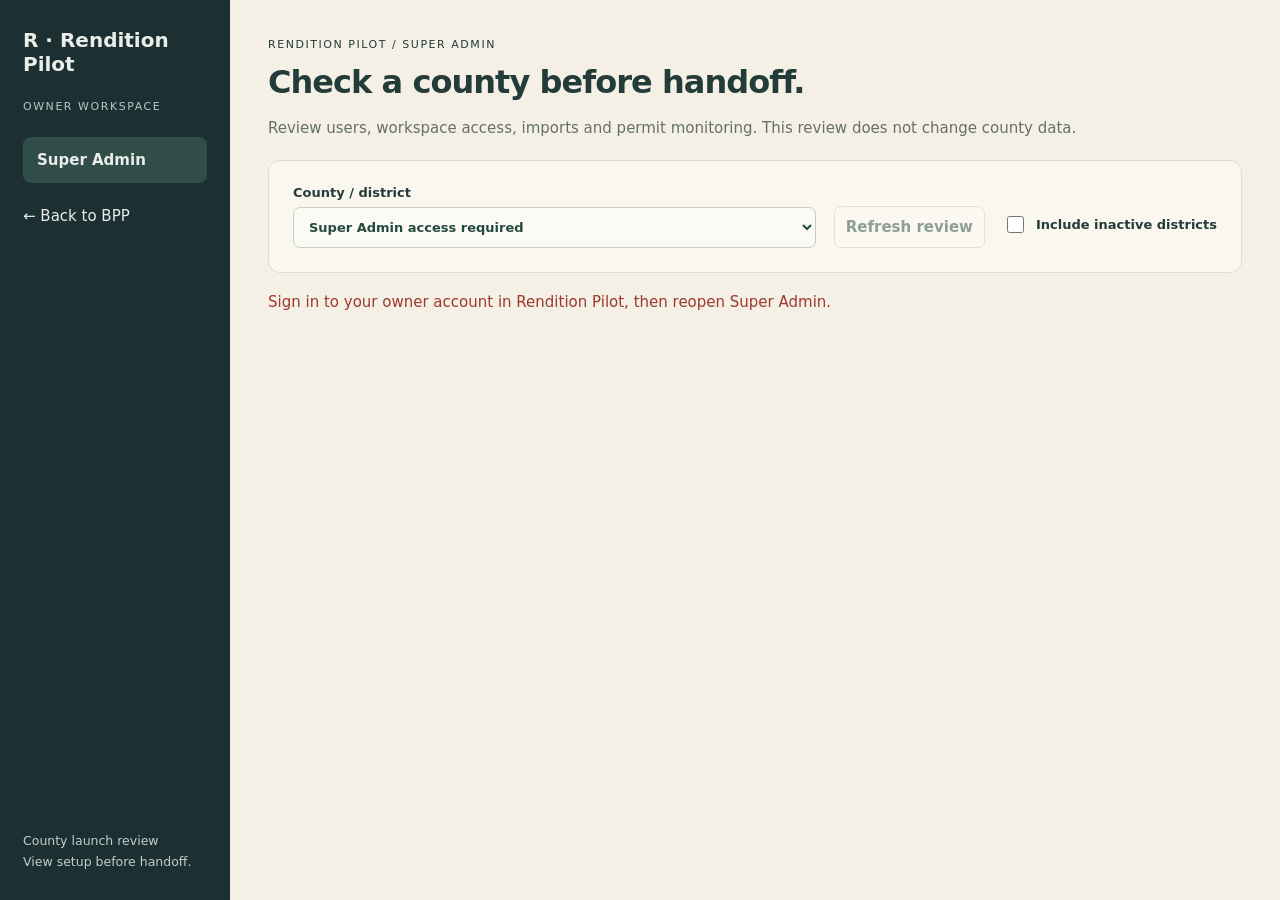
<file: frontend/super-admin.html>
<!doctype html><html lang="en"><head><meta charset="utf-8"><meta name="viewport" content="width=device-width,initial-scale=1"><title>Super Admin · Rendition Pilot</title><link rel="stylesheet" href="/frontend/super-admin.css?v=20261028a"><script src="/frontend/auth-session.js?v=20261029-security1" defer></script><script src="/frontend/super-admin.js?v=20261028a" defer></script></head><body><aside><a class="brand" href="/">R · Rendition Pilot</a><p>OWNER WORKSPACE</p><strong>Super Admin</strong><a href="/">← Back to BPP</a><small>County launch review<br>View setup before handoff.</small></aside><main><div class="eyebrow">RENDITION PILOT / SUPER ADMIN</div><h1>Check a county before handoff.</h1><p class="subtle">Review users, workspace access, imports and permit monitoring. This review does not change county data.</p><section class="card controls"><label>County / district<select id="district"><option value="">Loading districts…</option></select></label><button id="refresh" disabled>Refresh review</button><label class="check"><input type="checkbox" id="inactive">Include inactive districts</label></section><p id="status" role="status" aria-live="polite">Verifying Super Admin access…</p><div id="review"></div></main></body></html>
</file>
<file: frontend/rendition-theme.css>
/* Commercial workspace palette shared by Rendition Pilot's other screens. */
:root {
  color-scheme: light;
  --nav: #172c30;
  --green: #256650;
  --ink: #172d31;
  --paper: #f1ebdf;
  --light: #edf3ef;
  --bg: var(--paper);
  --panel: #faf6ed;
  --panel-2: #f4eee2;
  --panel-3: var(--light);
  --surface: var(--panel);
  --surface-2: var(--panel-2);
  --surface-3: var(--panel-3);
  --text: var(--ink);
  --muted: #5b6d66;
  --subtle: #5b6d66;
  --line: #ded7c9;
  --border: var(--line);
  --border-soft: #eae3d7;
  --gold: var(--green);
  --gold-2: #174d3b;
  --accent: var(--green);
  --accent-2: #174d3b;
  --danger: #a23e32;
  --warn: #9a6324;
  --success: #256650;
  --ok: var(--success);
  --warn-bg: #faf0dd;
}
html, body { background: var(--paper); color: var(--ink); font-family: -apple-system, BlinkMacSystemFont, "Segoe UI", sans-serif; }
a { color: var(--green); }
.title, h1, h2, h3, h4 { color: var(--ink); font-weight: 650; }
.topbar { background: var(--nav); border: 1px solid var(--nav); border-radius: 10px; padding: 24px; color: #ffffff; }
.topbar .title, .topbar h1, .topbar .brand { color: #ffffff; }
.topbar .subtitle, .topbar .userbox, .topbar .muted, .topbar .meta, .topbar a { color: #c5d7cf; }
.topbar button.secondary { color: #ffffff; border-color: #8fa7a0; background: transparent; }
.topbar button.secondary:hover { background: #2d4846; }
.card, .section, .result-card, details, .metric-card { border-color: var(--line); box-shadow: 0 2px 8px #172c3006; }
.metric-card { border-width: 1px; }
.mini-card, .saved-work-card, pre { border: 1px solid var(--line); }
input, textarea, select { background: var(--panel); color: var(--ink); border-color: var(--line); font: inherit; }
input::placeholder, textarea::placeholder { color: #687878; opacity: 1; }
button { background: var(--green); color: #ffffff; font-weight: 600; }
button:hover { background: #174d3b; }
button.secondary { background: var(--panel); color: var(--green); border-color: var(--line); }
button.secondary:hover { background: var(--light); }
button.danger { background: var(--danger); color: #ffffff; border-color: var(--danger); }
button:focus-visible, a:focus-visible, input:focus, select:focus, textarea:focus, summary:focus-visible { outline: 2px solid #6a9e83; outline-offset: 2px; }
.tab-btn, .subtab-btn, .tab { background: var(--panel); color: var(--muted); border-color: var(--line); }
.tab-btn:hover, .subtab-btn:hover, .tab:hover { background: var(--light); color: var(--green); }
.tab-btn.active, .subtab-btn.active, .tab.active, .step.active { background: var(--green); color: #ffffff; border-color: var(--green); }
.step { background: var(--light); }
.status { background: #f7f3e8; color: #7d6535; border-color: #e9dfc6; }
.status.error { background: #fbefeb; color: #983f31; border-color: #e9c8c0; }
.status.success { background: #edf5ef; color: #2e654a; border-color: #cddfd0; }
.status.warn { background: #faf0dd; color: #80501c; border-color: #e9dfc6; }
.reason-box { background: var(--light); color: var(--ink); border-left-color: var(--green); }
.pdf-stage { background: #e6ece7; }
.calc-row { border-bottom-color: var(--line); }
.calc-factor { background: var(--light); border-color: #cddfd0; color: var(--green); }
.saved-section { background: var(--panel); border: 1px solid var(--line); }
details > summary, .kv-value { color: var(--ink); }
th { background: var(--panel-2); color: var(--muted); }
tbody tr:hover { background: #fafcf9; }
.modal-backdrop { background: #10292066; }
</file>
<file: frontend/commercial-sketch.css>
.sketch-dialog{width:min(1500px,98vw);max-width:98vw;height:96vh;max-height:96vh;padding:0;border:1px solid var(--line);border-radius:12px;background:var(--paper);color:var(--ink)}.sketch-dialog::backdrop{background:#102d32aa}.sketch-head{display:flex;justify-content:space-between;gap:14px;align-items:center;padding:17px 22px;border-bottom:1px solid var(--line)}.sketch-head h2{margin:4px 0}.sketch-layout{display:grid;grid-template-columns:minmax(0,1fr) 310px;gap:18px;padding:18px}.sketch-canvas{display:block;width:100%;max-height:64vh;min-height:300px;background:#fffaf2;border:1px solid var(--line);border-radius:8px;touch-action:none;user-select:none}.sketch-tools{display:flex;gap:7px;flex-wrap:wrap;align-items:center;margin-bottom:12px}.sketch-tools button{padding:9px 11px;font-size:12px}.sketch-tools button.active{background:var(--green);color:#fff}.sketch-side{max-height:75vh;overflow:auto}.sketch-side .field{margin-bottom:12px}.sketch-side label{display:block;margin-bottom:5px;font-size:12px;font-weight:600}.sketch-side input:not([type=checkbox]),.sketch-side select,.sketch-side textarea{width:100%}.sketch-component{display:block;width:100%;text-align:left;margin:5px 0;padding:11px;font-size:12px}.sketch-component.active{border-color:var(--green);background:var(--light)}.sketch-photo-grid{display:grid;grid-template-columns:repeat(auto-fill,minmax(110px,1fr));gap:10px;margin-top:15px}.sketch-photo-grid figure{margin:0}.sketch-photo-grid img{width:100%;height:90px;object-fit:cover;border-radius:6px;border:1px solid var(--line)}.sketch-photo-grid figcaption{font-size:11px;padding:5px 0;overflow-wrap:anywhere}.sketch-footer{display:flex;flex-wrap:wrap;gap:8px;align-items:center;padding:14px 22px;border-top:1px solid var(--line);background:var(--panel)}.sketch-footer [role=status]{flex:1;min-width:180px;font-size:12px}.sketch-note{font-size:12px;line-height:1.6;color:var(--muted)}.sketch-corners{display:grid;grid-template-columns:25px 1fr 1fr;gap:5px;align-items:center;margin:10px 0}.sketch-corners input{width:100%;padding:6px;font-size:11px}.sketch-warning{padding:10px 12px;background:#faf0dd;border-radius:6px;font-size:12px;line-height:1.5;margin:10px 0}.sketch-status{font-size:11px;color:var(--muted)}.sketch-side h3{margin-top:18px}.sketch-dialog button:disabled{opacity:.45}.sketch-check{display:flex!important;align-items:flex-start;gap:7px;font-weight:400!important}.sketch-dialog summary{cursor:pointer;font-size:12px;margin:10px 0}.sketch-dialog svg text{pointer-events:none}.sketch-camera{display:inline-flex;gap:8px;flex-wrap:wrap}.sketch-dialog input[type=file]{font-size:11px;max-width:100%}@media(max-width:800px){.sketch-layout{grid-template-columns:1fr;padding:12px}.sketch-side{max-height:none}.sketch-dialog{height:98vh;width:99vw;max-width:99vw}.sketch-canvas{max-height:52vh;min-height:260px}.sketch-head{padding:12px}.sketch-footer{position:sticky;bottom:0;padding:12px}.sketch-head h2{font-size:17px}.sketch-side .field{max-width:100%}}
.sketch-dialog[open]{display:flex;flex-direction:column}.sketch-head,.sketch-footer{flex-shrink:0}.sketch-layout{flex:1;min-height:0;overflow:auto}.sketch-footer{position:relative;bottom:auto}
.sketch-photo-grid button{padding:0;border:0;display:block;width:100%;background:transparent}.sketch-photo-grid figure.expanded{grid-column:1/-1}.sketch-photo-grid figure.expanded img{height:auto;max-height:65vh;object-fit:contain}
.sketch-capture{padding:4px 0 18px}.sketch-capture h2{margin:0 0 8px}.sketch-capture-cards{display:grid;grid-template-columns:repeat(3,minmax(0,1fr));gap:12px;margin:16px 0}.sketch-capture-card{display:flex;flex-direction:column;gap:8px;padding:14px;border:2px dashed var(--line);border-radius:12px;background:var(--panel);cursor:pointer;font-size:13px}.sketch-capture-card.complete{border-style:solid;border-color:var(--green)}.capture-preview{height:130px;display:grid;place-items:center;overflow:hidden;color:var(--muted)}.capture-preview img{width:100%;height:100%;object-fit:cover;border-radius:6px}.capture-state{font-size:12px;color:var(--muted)}.sketch-dialog:not(.sketch-correcting) .sketch-advanced{display:none!important}.sketch-dialog [hidden]{display:none!important}#sketch-review{padding:16px;background:var(--panel);border:1px solid var(--line);border-radius:10px;margin-bottom:16px}#sketch-review h3{margin-top:0}.sketch-dialog:not(.sketch-correcting) #sketch-canvas circle[data-handle]{display:none}.sketch-dialog:not(.sketch-correcting) .sketch-component{cursor:default}@media(max-width:600px){.sketch-capture-cards{gap:6px}.sketch-capture-card{padding:8px;font-size:11px}.capture-preview{height:85px}.sketch-capture-card input{width:100%;font-size:10px}.sketch-capture h2{font-size:20px}}
.sketch-layout:has(.sketch-side[hidden]){grid-template-columns:1fr}.sketch-layout:has(.sketch-side[hidden]) .sketch-capture{max-width:950px;margin:0 auto}
.sketch-public{background:#f1f7f3;border:1px solid #c3d8ca;border-radius:12px;padding:20px;margin-bottom:20px}.sketch-public h2{margin-top:0}.sketch-public-preview svg{border-radius:8px}#sketch-public-preview:empty,#sketch-public-source:empty{display:none}#sketch-public-preview .sketch-warning{font-size:12px}#sketch-public-types .field{margin:12px 0}
.sketch-wall-grid{display:grid;grid-template-columns:1fr auto;gap:5px 12px;font-size:12px;padding:10px 0 18px}.sketch-wall-grid strong{text-align:right}#sketch-independent-controls{margin:16px 0}#sketch-independent-controls summary{cursor:pointer;font-weight:600}
</file>
<file: frontend/super-admin.css>
:root{font-family:Inter,ui-sans-serif,system-ui,sans-serif;color:#243c39;background:#f4f0e6;font-size:15px}*{box-sizing:border-box}body{margin:0;display:grid;grid-template-columns:230px 1fr;min-height:100vh}aside{background:#1c3033;color:#e9eee8;padding:28px 23px;display:flex;flex-direction:column;gap:24px}aside a{color:inherit;text-decoration:none}.brand{font-weight:750;font-size:20px}aside p,.eyebrow{font-size:11px;letter-spacing:.14em}aside p{color:#b8c8c2;margin:0}aside strong{background:#304d49;padding:14px;border-radius:8px}aside small{margin-top:auto;line-height:1.7;color:#c2cec6}main{padding:38px;min-width:0;max-width:1500px;width:100%}h1{font-size:32px;font-weight:650;letter-spacing:-.03em;margin:12px 0}h2{font-size:21px;margin-top:0}h3{font-size:17px}.subtle,small{color:#65706a;line-height:1.6}.card{background:#faf7ef;border:1px solid #deddd0;border-radius:12px;padding:24px;margin:20px 0}.controls{display:flex;align-items:end;gap:18px;flex-wrap:wrap}.controls>label:first-child{flex:1;min-width:240px}label{display:block;font-size:13px;font-weight:600}select,button{font:inherit;padding:11px;border:1px solid #c8cebd;border-radius:7px;background:#fcfaf5;color:#244a40}select{display:block;width:100%;margin-top:7px}button{font-weight:650;cursor:pointer}button:disabled{opacity:.5;cursor:default}.check{display:flex;gap:9px;align-items:center;padding:12px 0}input[type=checkbox]{width:17px;height:17px}.badge{display:inline-block;border-radius:20px;padding:6px 11px;font-size:12px;font-weight:650;background:#e7e1d5;color:#664f2e}.pass{background:#e3eee3;color:#28543a}.warn{background:#f1e5ce;color:#77531d}.summary{display:flex;gap:20px;justify-content:space-between;align-items:start}.grid{display:grid;grid-template-columns:repeat(3,minmax(0,1fr));gap:16px}.metric{background:#efecdf;border-radius:9px;padding:17px}.metric strong{display:block;font-size:24px;margin-top:8px}.checklist{padding:0;list-style:none}.checklist li{display:flex;gap:13px;padding:13px 0;border-bottom:1px solid #e1e1d6}.checklist li:last-child{border:0}.checklist small{display:block;margin-top:4px}.mark{font-size:20px;font-weight:700;width:22px;flex:none}.table-wrap{overflow-x:auto}table{width:100%;border-collapse:collapse}th,td{text-align:left;padding:13px 10px;border-bottom:1px solid #e0e0d5;vertical-align:top;font-size:13px}th{font-size:11px;text-transform:uppercase;letter-spacing:.06em;color:#65706a}td small{display:block}dl{display:grid;grid-template-columns:minmax(130px,200px) 1fr;gap:12px}dt{color:#65706a}dd{margin:0;overflow-wrap:anywhere}#status{color:#596961}.error{color:#9d392d!important}@media(max-width:850px){body{grid-template-columns:1fr}aside{padding:18px 22px;flex-direction:row;align-items:center;gap:18px;flex-wrap:wrap}aside p,aside small{display:none}main{padding:24px}.grid{grid-template-columns:1fr}.summary{flex-direction:column}h1{font-size:27px}}@media print{aside,.controls{display:none}body{display:block}main{max-width:none}.card{break-inside:avoid}}
@media(max-width:600px){main{padding:18px}.card{padding:18px}dl{grid-template-columns:1fr;gap:5px}dd{margin-bottom:14px}aside{gap:14px}.controls>label:first-child{min-width:0;width:100%}.controls{align-items:stretch}}
</file>
